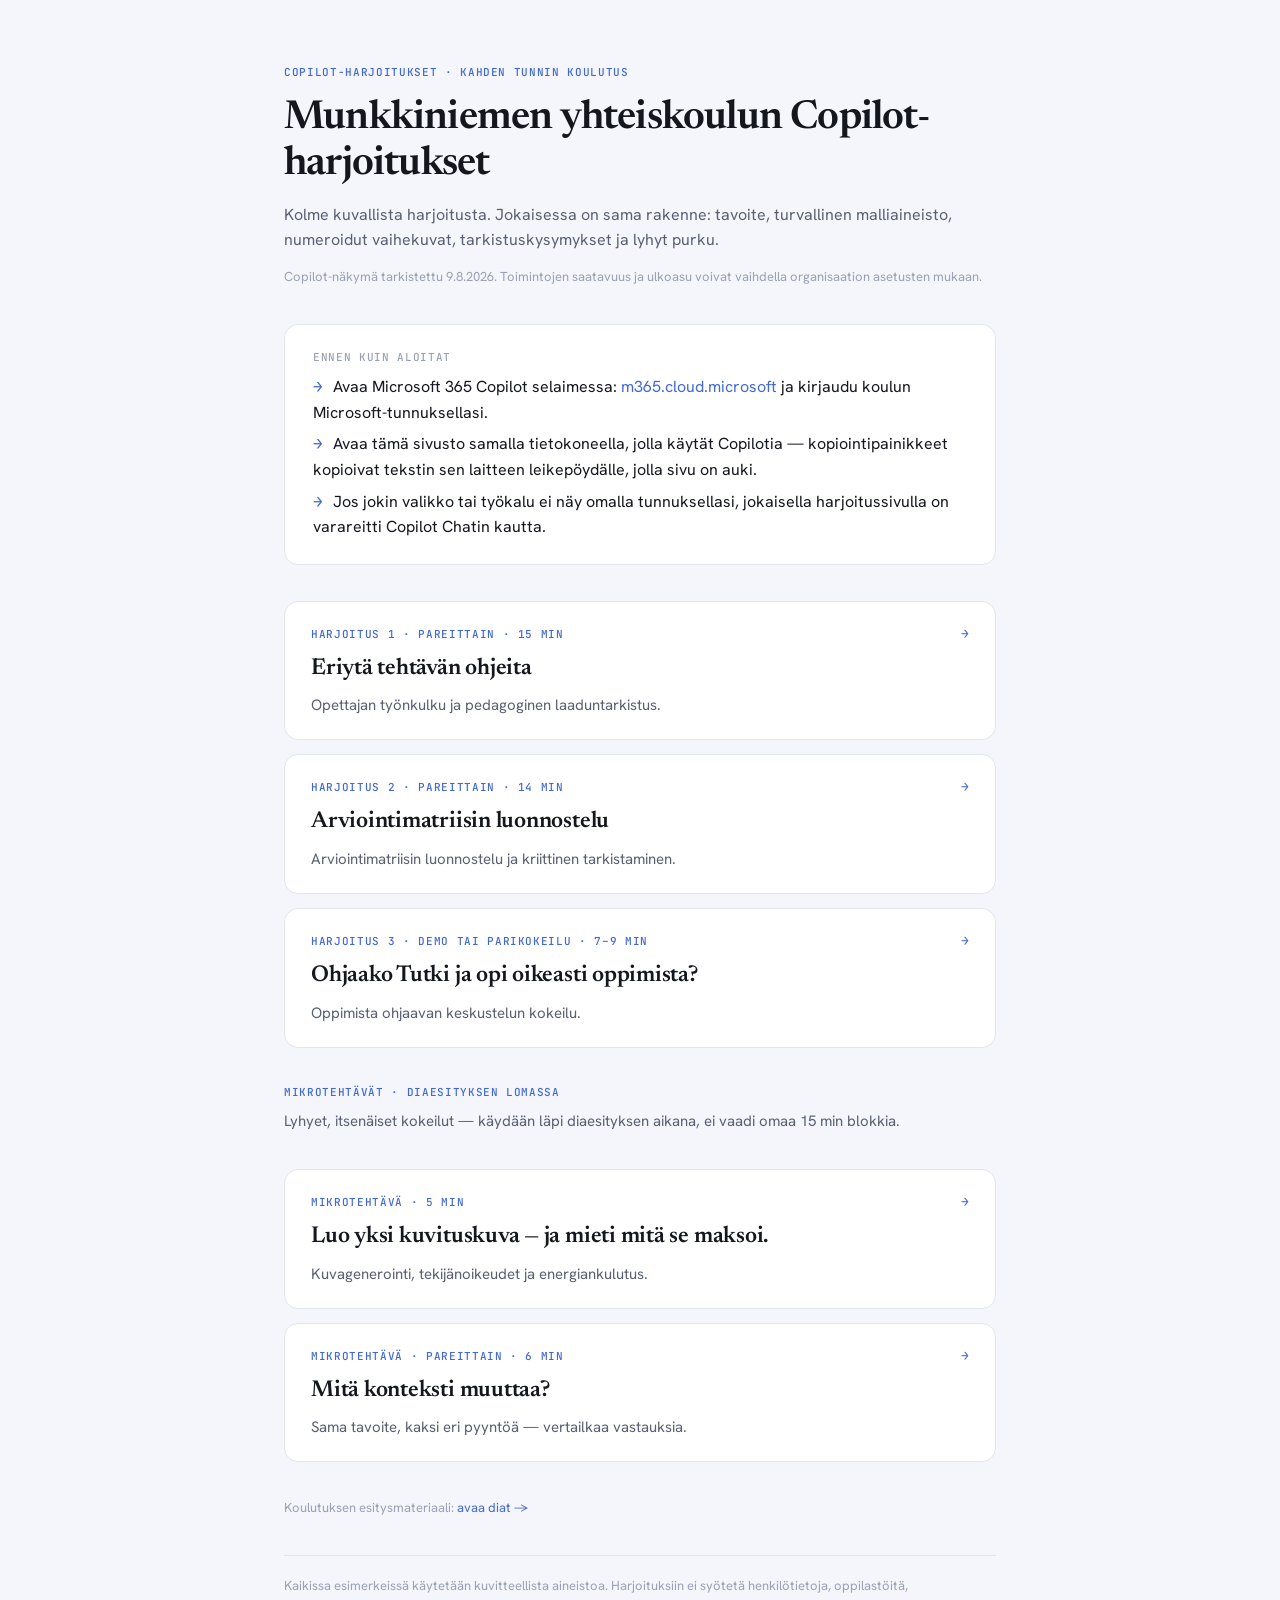
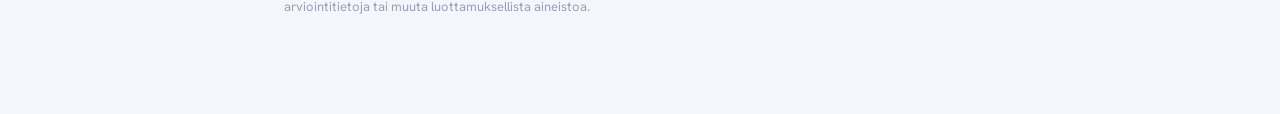
<file: index.html>
<!DOCTYPE html>
<html lang="fi">
<head>
<meta charset="utf-8">
<meta name="viewport" content="width=device-width, initial-scale=1">
<title>Munkkiniemen yhteiskoulun Copilot-harjoitukset</title>
<meta name="description" content="Kolme kuvallista Microsoft 365 Copilot -harjoitusta opettajille: ohjeiden eriyttäminen, arviointimatriisi ja Tutki ja opi.">
<link rel="icon" href="data:image/svg+xml,%3Csvg xmlns='http://www.w3.org/2000/svg' viewBox='0 0 32 32'%3E%3Crect width='32' height='32' rx='7' fill='%234269D3'/%3E%3Ctext x='16' y='22' text-anchor='middle' font-family='Georgia,serif' font-size='18' font-weight='600' fill='white'%3EM%3C/text%3E%3C/svg%3E">
<link rel="stylesheet" href="assets/style.css">
<script src="assets/site.js" defer></script>
</head>
<body>
<main class="etusivu">
  <header class="page">
    <div class="kicker">Copilot-harjoitukset · Kahden tunnin koulutus</div>
    <h1>Munkkiniemen yhteiskoulun Copilot-harjoitukset</h1>
    <p class="lead">Kolme kuvallista harjoitusta. Jokaisessa on sama rakenne: tavoite, turvallinen malliaineisto, numeroidut vaihekuvat, tarkistuskysymykset ja lyhyt purku.</p>
    <p class="note">Copilot-näkymä tarkistettu 9.8.2026. Toimintojen saatavuus ja ulkoasu voivat vaihdella organisaation asetusten mukaan.</p>
  </header>
  <section class="card">
    <div class="kicker dim">Ennen kuin aloitat</div>
    <ul class="arrows">
      <li>Avaa Microsoft 365 Copilot selaimessa: <a href="https://m365.cloud.microsoft" target="_blank" rel="noopener">m365.cloud.microsoft</a> ja kirjaudu koulun Microsoft-tunnuksellasi.</li>
      <li>Avaa tämä sivusto samalla tietokoneella, jolla käytät Copilotia — kopiointipainikkeet kopioivat tekstin sen laitteen leikepöydälle, jolla sivu on auki.</li>
      <li>Jos jokin valikko tai työkalu ei näy omalla tunnuksellasi, jokaisella harjoitussivulla on varareitti Copilot Chatin kautta.</li>
    </ul>
  </section>
  <nav class="exercises">
    <a class="exercise-card" href="eriyta-ohjeet.html">
      <div class="row">
        <div class="kicker">Harjoitus 1 · Pareittain · 15 min</div>
        <span class="arrow">→</span>
      </div>
      <div class="title">Eriytä tehtävän ohjeita</div>
      <p>Opettajan työnkulku ja pedagoginen laaduntarkistus.</p>
    </a>
    <a class="exercise-card" href="arviointimatriisi.html">
      <div class="row">
        <div class="kicker">Harjoitus 2 · Pareittain · 14 min</div>
        <span class="arrow">→</span>
      </div>
      <div class="title">Arviointimatriisin luonnostelu</div>
      <p>Arviointimatriisin luonnostelu ja kriittinen tarkistaminen.</p>
    </a>
    <a class="exercise-card" href="tutki-ja-opi.html">
      <div class="row">
        <div class="kicker">Harjoitus 3 · Demo tai parikokeilu · 7–9 min</div>
        <span class="arrow">→</span>
      </div>
      <div class="title">Ohjaako Tutki ja opi oikeasti oppimista?</div>
      <p>Oppimista ohjaavan keskustelun kokeilu.</p>
    </a>
  </nav>
  <header class="page" style="gap:8px;">
    <div class="kicker">Mikrotehtävät · Diaesityksen lomassa</div>
    <p class="lead" style="font-size:15px;">Lyhyet, itsenäiset kokeilut — käydään läpi diaesityksen aikana, ei vaadi omaa 15 min blokkia.</p>
  </header>
  <nav class="exercises">
    <a class="exercise-card" href="mikrotehtava-kuva.html">
      <div class="row">
        <div class="kicker">Mikrotehtävä · 5 min</div>
        <span class="arrow">→</span>
      </div>
      <div class="title">Luo yksi kuvituskuva — ja mieti mitä se maksoi.</div>
      <p>Kuvagenerointi, tekijänoikeudet ja energiankulutus.</p>
    </a>
    <a class="exercise-card" href="mikrotehtava-konteksti.html">
      <div class="row">
        <div class="kicker">Mikrotehtävä · Pareittain · 6 min</div>
        <span class="arrow">→</span>
      </div>
      <div class="title">Mitä konteksti muuttaa?</div>
      <p>Sama tavoite, kaksi eri pyyntöä — vertailkaa vastauksia.</p>
    </a>
  </nav>
  <p class="note">Koulutuksen esitysmateriaali: <a href="diat.html">avaa diat →</a></p>
  <footer class="page">
    Kaikissa esimerkeissä käytetään kuvitteellista aineistoa. Harjoituksiin ei syötetä henkilötietoja, oppilastöitä, arviointitietoja tai muuta luottamuksellista aineistoa.
  </footer>
</main>
</body>
</html>
</file>
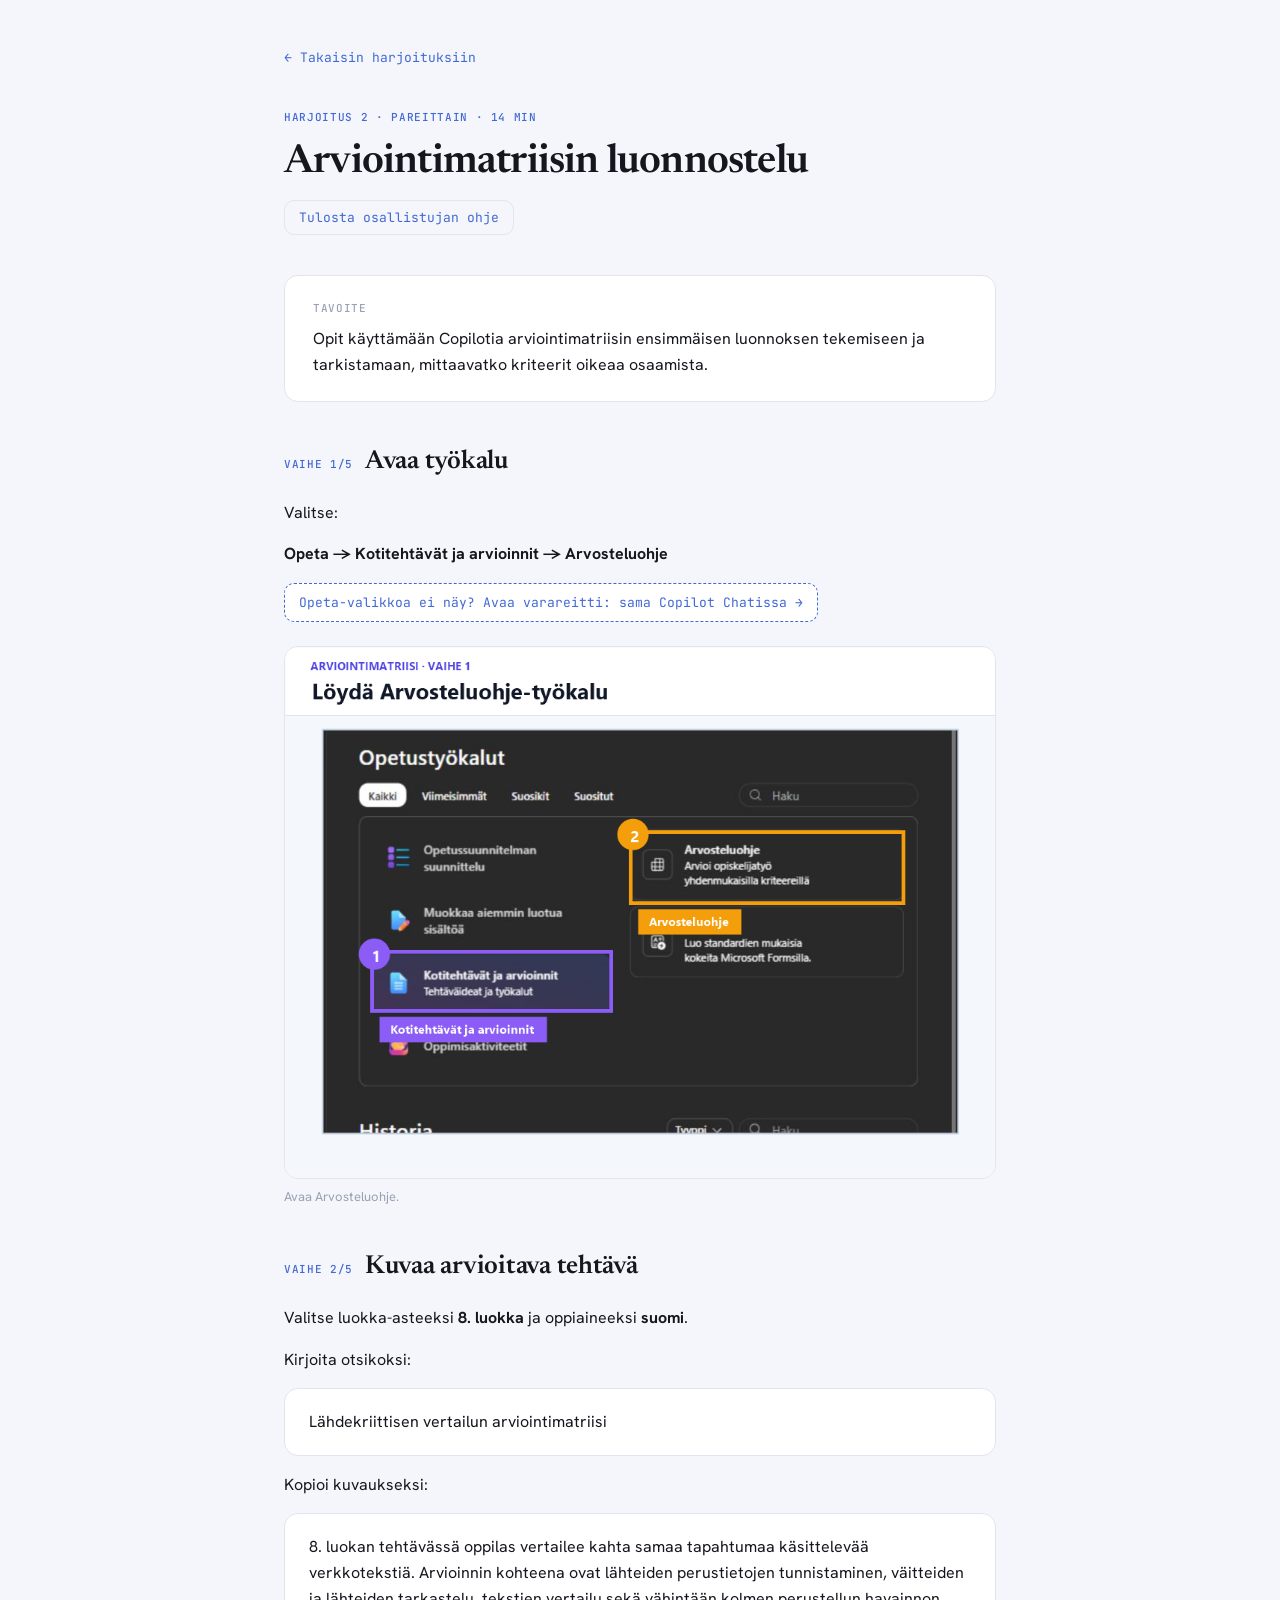
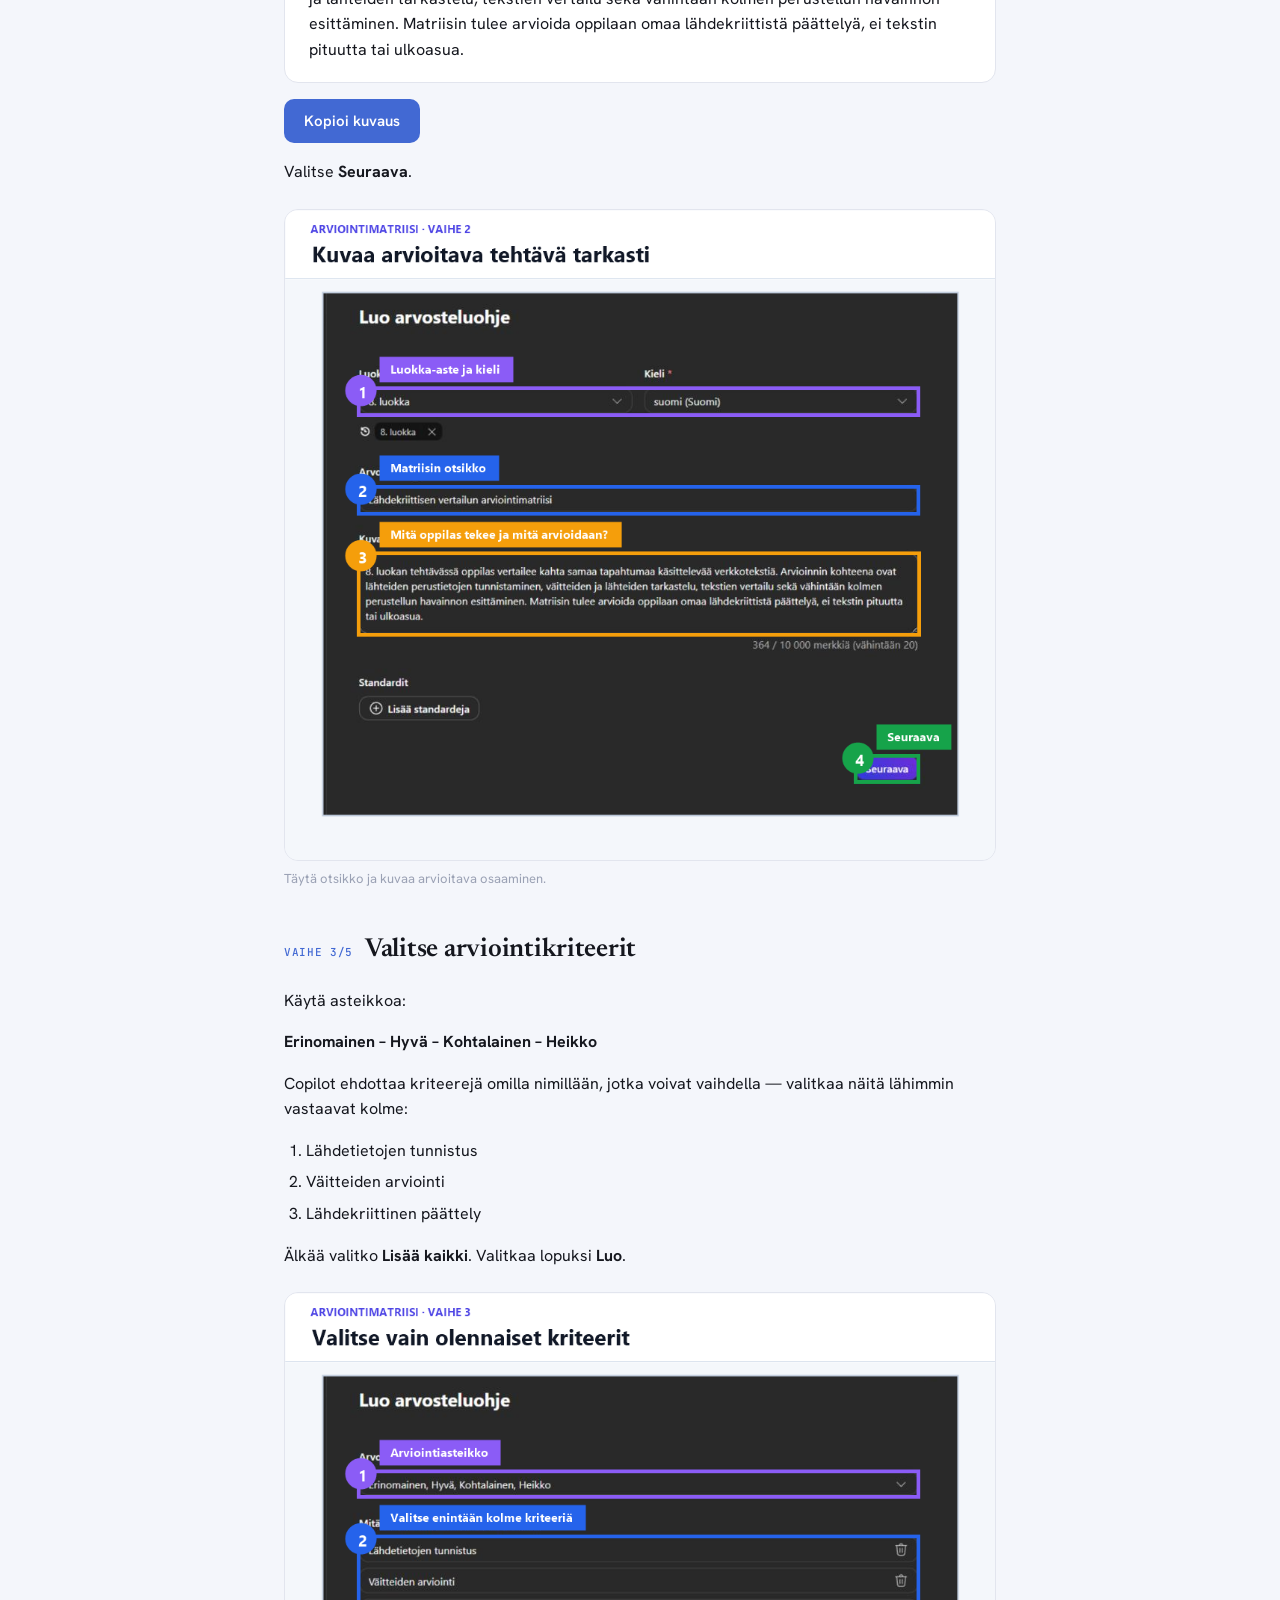
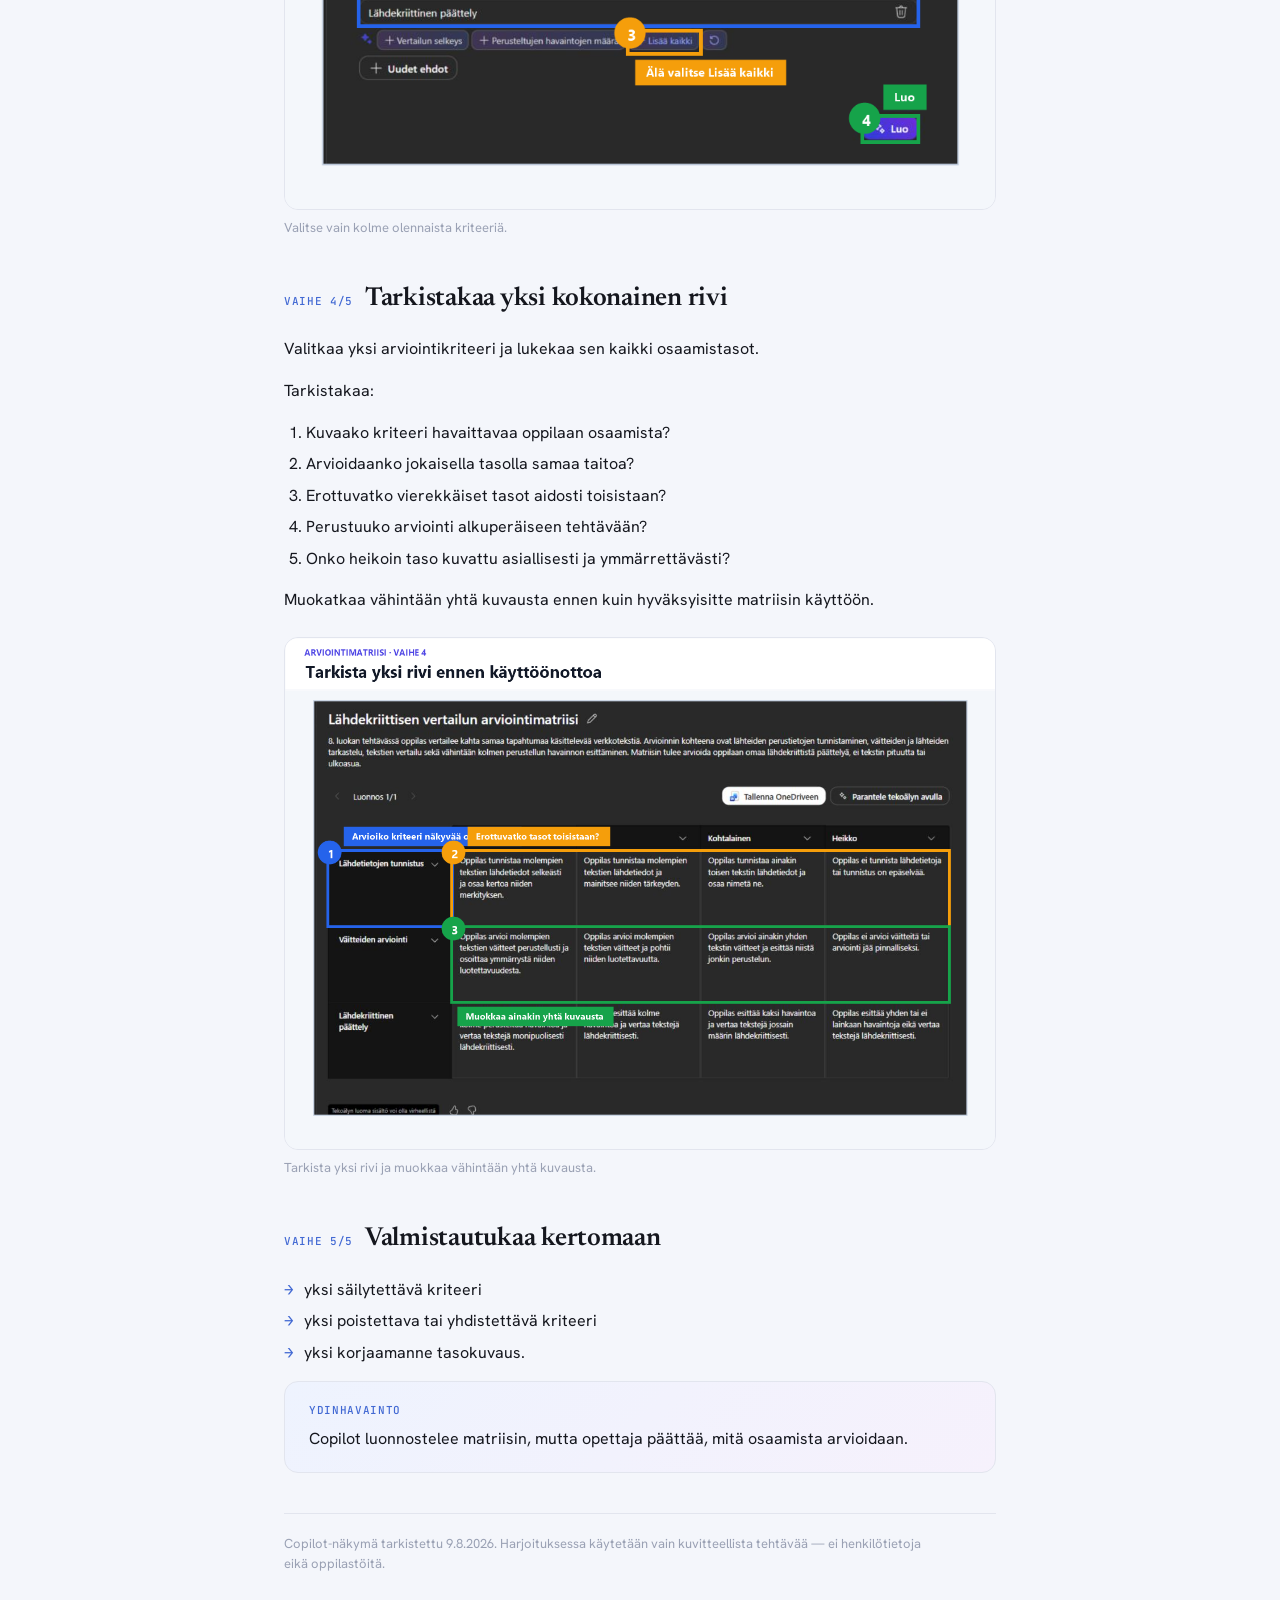
<file: arviointimatriisi.html>
<!DOCTYPE html>
<html lang="fi">
<head>
<meta charset="utf-8">
<meta name="viewport" content="width=device-width, initial-scale=1">
<title>Harjoitus 2: Arviointimatriisin luonnostelu — Copilot-harjoitukset</title>
<link rel="icon" href="data:image/svg+xml,%3Csvg xmlns='http://www.w3.org/2000/svg' viewBox='0 0 32 32'%3E%3Crect width='32' height='32' rx='7' fill='%234269D3'/%3E%3Ctext x='16' y='22' text-anchor='middle' font-family='Georgia,serif' font-size='18' font-weight='600' fill='white'%3EM%3C/text%3E%3C/svg%3E">
<link rel="stylesheet" href="assets/style.css">
<script src="assets/site.js" defer></script>
</head>
<body>
<main>
  <a class="back-link" href="index.html">← Takaisin harjoituksiin</a>
  <header class="page">
    <div class="kicker">Harjoitus 2 · Pareittain · 14 min</div>
    <h1>Arviointimatriisin luonnostelu</h1>
    <button class="print-btn" type="button">Tulosta osallistujan ohje</button>
  </header>

  <section class="card">
    <div class="kicker dim">Tavoite</div>
    <p>Opit käyttämään Copilotia arviointimatriisin ensimmäisen luonnoksen tekemiseen ja tarkistamaan, mittaavatko kriteerit oikeaa osaamista.</p>
  </section>

  <section class="step">
    <div class="step-head">
      <span class="step-num">VAIHE 1/5</span>
      <h2>Avaa työkalu</h2>
    </div>
    <p>Valitse:</p>
    <p><strong>Opeta → Kotitehtävät ja arvioinnit → Arvosteluohje</strong></p>
    <button class="fallback-trigger" type="button" data-dialog="#varareitti">Opeta-valikkoa ei näy? Avaa varareitti: sama Copilot Chatissa →</button>
    <figure>
      <img src="kuvat/01-loyda-arvosteluohje-korostettu.png" alt="Copilotin Opeta-näkymä, jossa on korostettu Kotitehtävät ja arvioinnit -välilehti ja Arvosteluohje-työkalu." width="950" height="710" loading="lazy">
      <figcaption>Avaa Arvosteluohje.</figcaption>
    </figure>
  </section>

  <section class="step">
    <div class="step-head">
      <span class="step-num">VAIHE 2/5</span>
      <h2>Kuvaa arvioitava tehtävä</h2>
    </div>
    <p>Valitse luokka-asteeksi <strong>8. luokka</strong> ja oppiaineeksi <strong>suomi</strong>.</p>
    <p>Kirjoita otsikoksi:</p>
    <blockquote>Lähdekriittisen vertailun arviointimatriisi</blockquote>
    <p>Kopioi kuvaukseksi:</p>
    <blockquote id="teksti-kuvaus">8. luokan tehtävässä oppilas vertailee kahta samaa tapahtumaa käsittelevää verkkotekstiä. Arvioinnin kohteena ovat lähteiden perustietojen tunnistaminen, väitteiden ja lähteiden tarkastelu, tekstien vertailu sekä vähintään kolmen perustellun havainnon esittäminen. Matriisin tulee arvioida oppilaan omaa lähdekriittistä päättelyä, ei tekstin pituutta tai ulkoasua.</blockquote>
    <div><button class="copy-btn" type="button" data-copy="#teksti-kuvaus">Kopioi kuvaus</button></div>
    <p>Valitse <strong>Seuraava</strong>.</p>
    <figure>
      <img src="kuvat/02-kuvaa-tehtava-korostettu.png" alt="Arvosteluohje-lomake, jossa on korostettu luokka-asteen ja aineen valinta sekä otsikko- ja kuvauskentät." width="950" height="871" loading="lazy">
      <figcaption>Täytä otsikko ja kuvaa arvioitava osaaminen.</figcaption>
    </figure>
  </section>

  <section class="step">
    <div class="step-head">
      <span class="step-num">VAIHE 3/5</span>
      <h2>Valitse arviointikriteerit</h2>
    </div>
    <p>Käytä asteikkoa:</p>
    <p><strong>Erinomainen – Hyvä – Kohtalainen – Heikko</strong></p>
    <p>Copilot ehdottaa kriteerejä omilla nimillään, jotka voivat vaihdella — valitkaa näitä lähimmin vastaavat kolme:</p>
    <ol>
      <li>Lähdetietojen tunnistus</li>
      <li>Väitteiden arviointi</li>
      <li>Lähdekriittinen päättely</li>
    </ol>
    <p>Älkää valitko <strong>Lisää kaikki</strong>. Valitkaa lopuksi <strong>Luo</strong>.</p>
    <figure>
      <img src="kuvat/03-valitse-kriteerit-korostettu.png" alt="Kriteerien valintanäkymä, jossa on korostettu asteikko ja kolmen kriteerin valinta." width="950" height="690" loading="lazy">
      <figcaption>Valitse vain kolme olennaista kriteeriä.</figcaption>
    </figure>
  </section>

  <section class="step">
    <div class="step-head">
      <span class="step-num">VAIHE 4/5</span>
      <h2>Tarkistakaa yksi kokonainen rivi</h2>
    </div>
    <p>Valitkaa yksi arviointikriteeri ja lukekaa sen kaikki osaamistasot.</p>
    <p>Tarkistakaa:</p>
    <ol>
      <li>Kuvaako kriteeri havaittavaa oppilaan osaamista?</li>
      <li>Arvioidaanko jokaisella tasolla samaa taitoa?</li>
      <li>Erottuvatko vierekkäiset tasot aidosti toisistaan?</li>
      <li>Perustuuko arviointi alkuperäiseen tehtävään?</li>
      <li>Onko heikoin taso kuvattu asiallisesti ja ymmärrettävästi?</li>
    </ol>
    <p>Muokatkaa vähintään yhtä kuvausta ennen kuin hyväksyisitte matriisin käyttöön.</p>
    <figure>
      <img src="kuvat/04-tarkista-matriisi-korostettu.png" alt="Valmis arviointimatriisi, jossa on korostettu yhden kriteerin rivi ja muokkausmahdollisuus." width="1250" height="900" loading="lazy">
      <figcaption>Tarkista yksi rivi ja muokkaa vähintään yhtä kuvausta.</figcaption>
    </figure>
  </section>

  <section class="step">
    <div class="step-head">
      <span class="step-num">VAIHE 5/5</span>
      <h2>Valmistautukaa kertomaan</h2>
    </div>
    <ul class="arrows">
      <li>yksi säilytettävä kriteeri</li>
      <li>yksi poistettava tai yhdistettävä kriteeri</li>
      <li>yksi korjaamanne tasokuvaus.</li>
    </ul>
    <div class="insight">
      <div class="kicker">Ydinhavainto</div>
      <p>Copilot luonnostelee matriisin, mutta opettaja päättää, mitä osaamista arvioidaan.</p>
    </div>
  </section>

  <footer class="page">
    Copilot-näkymä tarkistettu 9.8.2026. Harjoituksessa käytetään vain kuvitteellista tehtävää — ei henkilötietoja eikä oppilastöitä.
  </footer>

  <dialog class="fallback-dialog" id="varareitti">
    <div class="dialog-inner">
      <div class="dialog-head">
        <div class="kicker">Varareitti · Copilot Chat</div>
        <button class="dialog-close" type="button">Sulje ✕</button>
      </div>
      <h2>Arviointimatriisi tavallisessa Copilot Chatissa</h2>
      <p>Jos Opeta-valikkoa tai Arvosteluohje-työkalua ei näy tunnuksellasi, tee sama harjoitus Copilot Chatissa. Kopioi kehote, lähetä se chattiin ja jatka sitten vaiheesta 4 (tarkistakaa yksi kokonainen rivi) normaalisti.</p>
      <blockquote id="fb-matriisi">Olen yläkoulun opettaja. Laadi arviointimatriisi taulukkona asteikolla Erinomainen – Hyvä – Kohtalainen – Heikko. Käytä täsmälleen kolmea kriteeriä: lähdetietojen tunnistus, väitteiden arviointi ja lähdekriittinen päättely. Arvioitava tehtävä: 8. luokan tehtävässä oppilas vertailee kahta samaa tapahtumaa käsittelevää verkkotekstiä. Arvioinnin kohteena ovat lähteiden perustietojen tunnistaminen, väitteiden ja lähteiden tarkastelu, tekstien vertailu sekä vähintään kolmen perustellun havainnon esittäminen. Matriisin tulee arvioida oppilaan omaa lähdekriittistä päättelyä, ei tekstin pituutta tai ulkoasua.</blockquote>
      <div><button class="copy-btn" type="button" data-copy="#fb-matriisi">Kopioi kehote</button></div>
      <p class="note">Muokkauspyynnöt (vaihe 4) toimivat chatissa jatkoviesteinä, esim. "Muokkaa kriteerin X tasokuvauksia niin, että vierekkäiset tasot erottuvat selvemmin."</p>
    </div>
  </dialog>
</main>
</body>
</html>
</file>
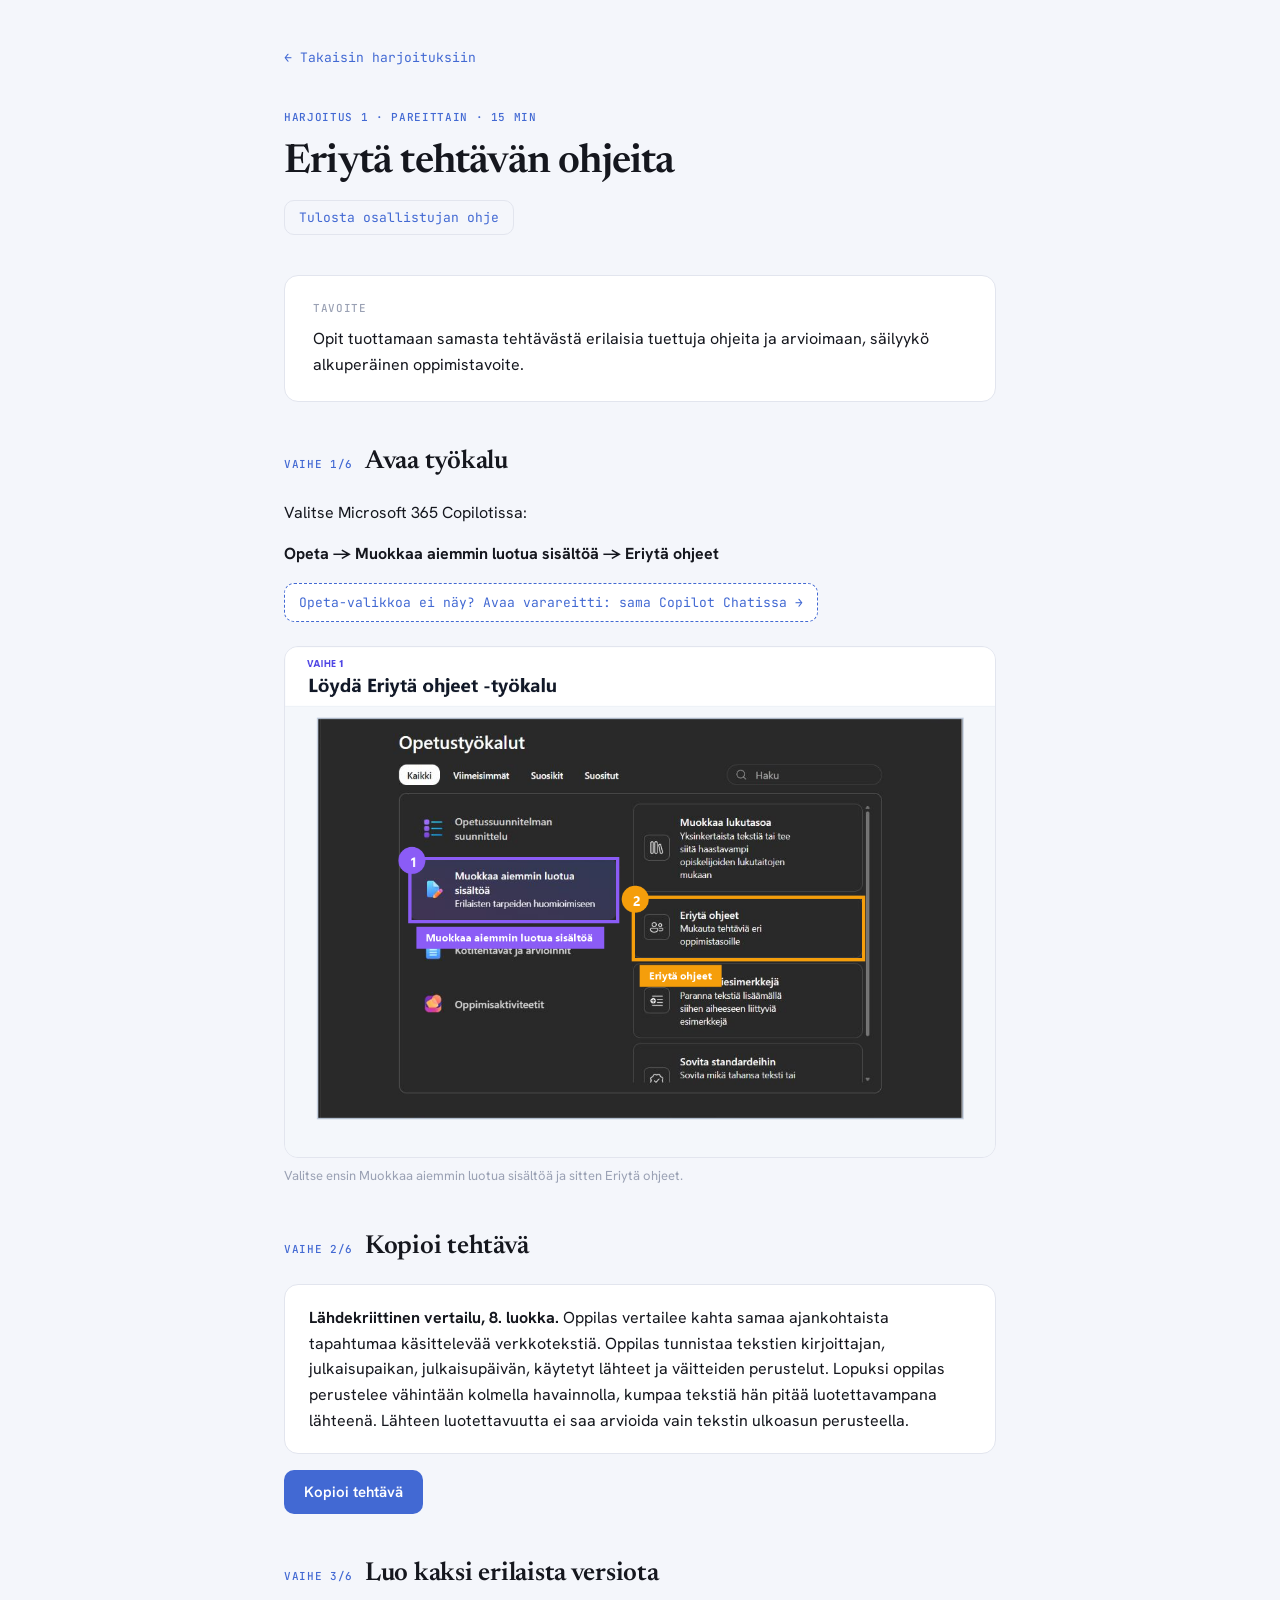
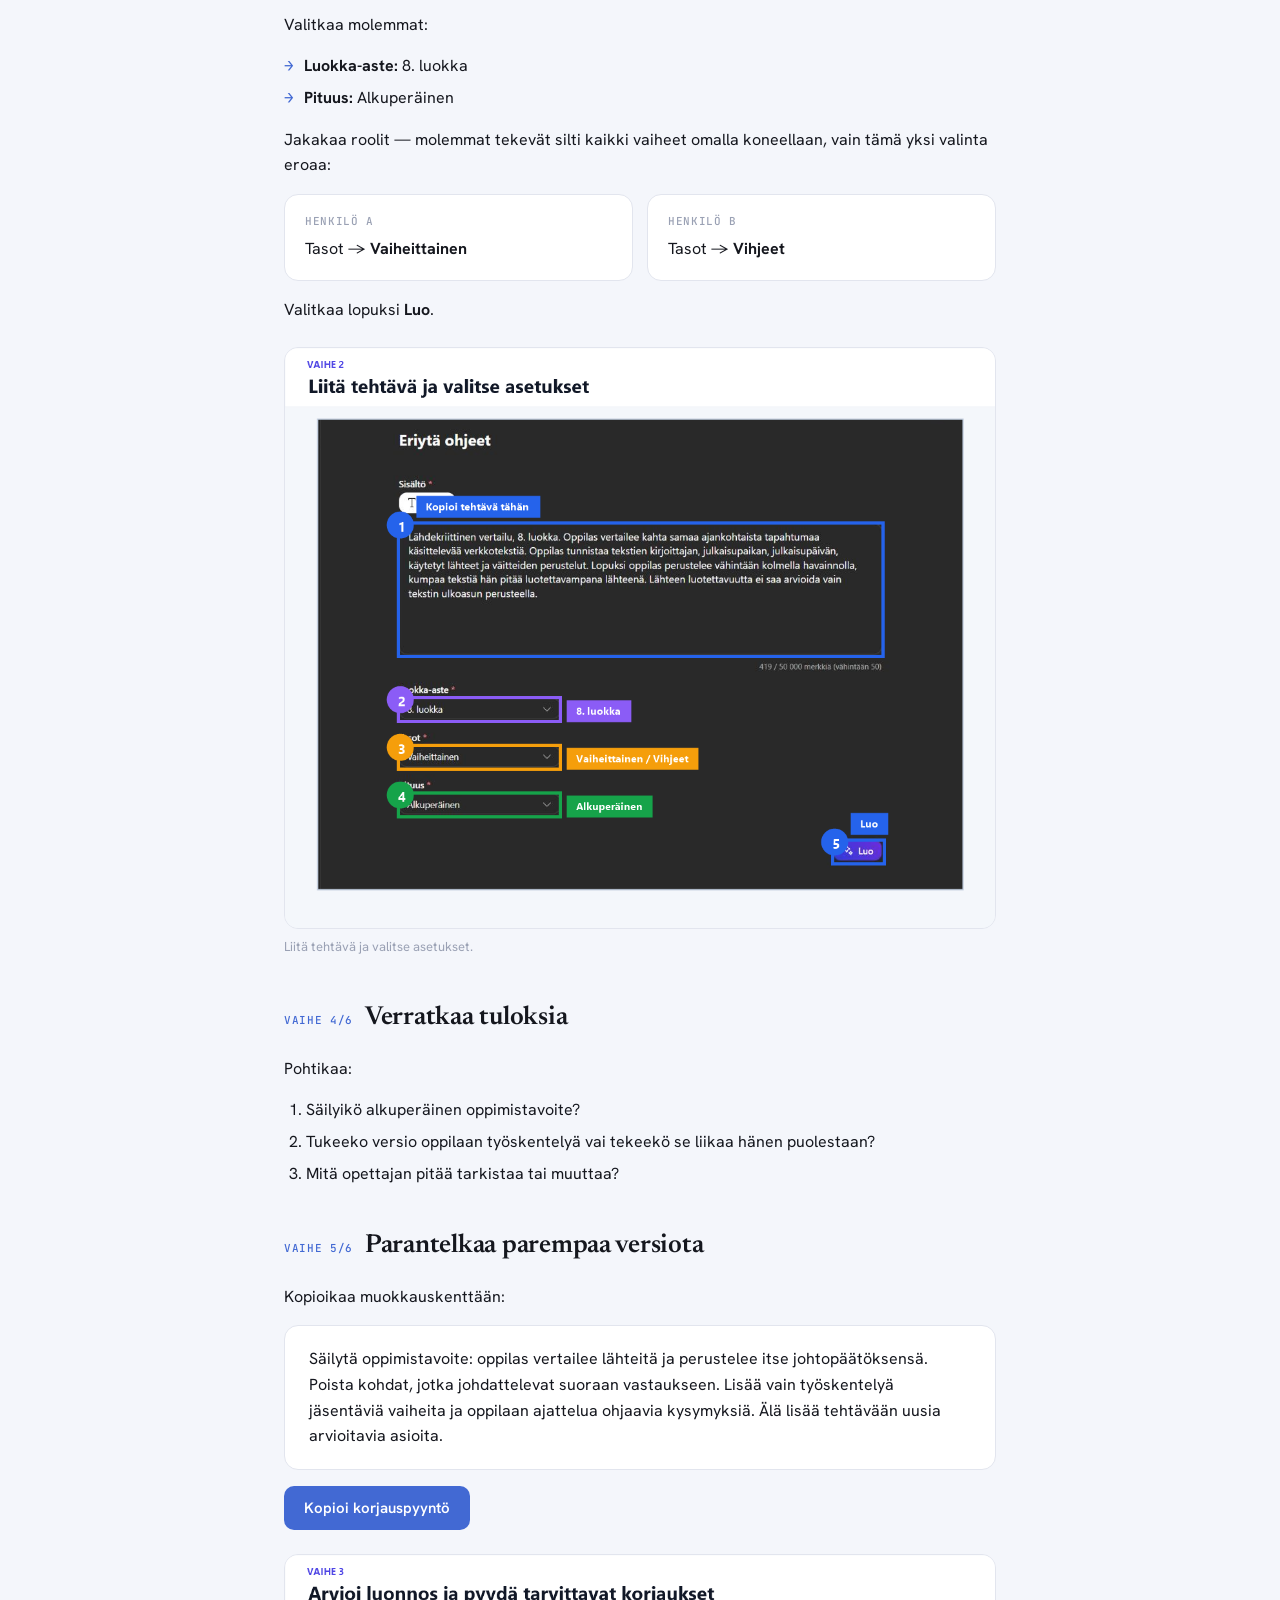
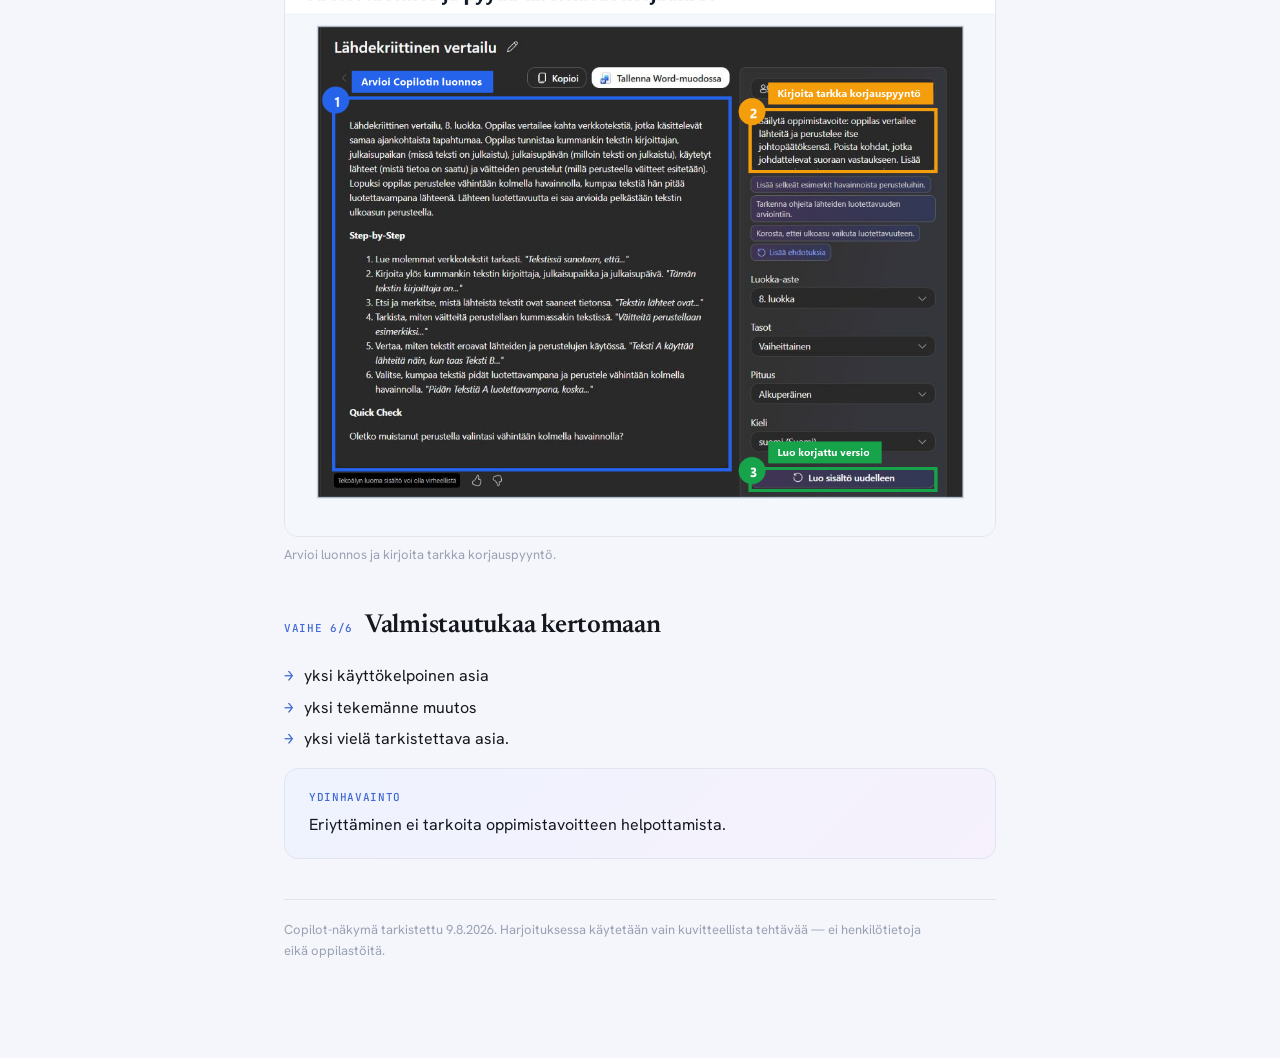
<file: eriyta-ohjeet.html>
<!DOCTYPE html>
<html lang="fi">
<head>
<meta charset="utf-8">
<meta name="viewport" content="width=device-width, initial-scale=1">
<title>Harjoitus 1: Eriytä tehtävän ohjeita — Copilot-harjoitukset</title>
<link rel="icon" href="data:image/svg+xml,%3Csvg xmlns='http://www.w3.org/2000/svg' viewBox='0 0 32 32'%3E%3Crect width='32' height='32' rx='7' fill='%234269D3'/%3E%3Ctext x='16' y='22' text-anchor='middle' font-family='Georgia,serif' font-size='18' font-weight='600' fill='white'%3EM%3C/text%3E%3C/svg%3E">
<link rel="stylesheet" href="assets/style.css">
<script src="assets/site.js" defer></script>
</head>
<body>
<main>
  <a class="back-link" href="index.html">← Takaisin harjoituksiin</a>
  <header class="page">
    <div class="kicker">Harjoitus 1 · Pareittain · 15 min</div>
    <h1>Eriytä tehtävän ohjeita</h1>
    <button class="print-btn" type="button">Tulosta osallistujan ohje</button>
  </header>

  <section class="card">
    <div class="kicker dim">Tavoite</div>
    <p>Opit tuottamaan samasta tehtävästä erilaisia tuettuja ohjeita ja arvioimaan, säilyykö alkuperäinen oppimistavoite.</p>
  </section>

  <section class="step">
    <div class="step-head">
      <span class="step-num">VAIHE 1/6</span>
      <h2>Avaa työkalu</h2>
    </div>
    <p>Valitse Microsoft 365 Copilotissa:</p>
    <p><strong>Opeta → Muokkaa aiemmin luotua sisältöä → Eriytä ohjeet</strong></p>
    <button class="fallback-trigger" type="button" data-dialog="#varareitti">Opeta-valikkoa ei näy? Avaa varareitti: sama Copilot Chatissa →</button>
    <figure>
      <img src="kuvat/01-loyda-eriyta-ohjeet-korostettu.png" alt="Copilotin Opeta-näkymä, jossa on korostettu Muokkaa aiemmin luotua sisältöä -välilehti ja Eriytä ohjeet -työkalu." width="1100" height="790" loading="lazy">
      <figcaption>Valitse ensin Muokkaa aiemmin luotua sisältöä ja sitten Eriytä ohjeet.</figcaption>
    </figure>
  </section>

  <section class="step">
    <div class="step-head">
      <span class="step-num">VAIHE 2/6</span>
      <h2>Kopioi tehtävä</h2>
    </div>
    <blockquote id="teksti-tehtava"><strong>Lähdekriittinen vertailu, 8. luokka.</strong> Oppilas vertailee kahta samaa ajankohtaista tapahtumaa käsittelevää verkkotekstiä. Oppilas tunnistaa tekstien kirjoittajan, julkaisupaikan, julkaisupäivän, käytetyt lähteet ja väitteiden perustelut. Lopuksi oppilas perustelee vähintään kolmella havainnolla, kumpaa tekstiä hän pitää luotettavampana lähteenä. Lähteen luotettavuutta ei saa arvioida vain tekstin ulkoasun perusteella.</blockquote>
    <div><button class="copy-btn" type="button" data-copy="#teksti-tehtava">Kopioi tehtävä</button></div>
  </section>

  <section class="step">
    <div class="step-head">
      <span class="step-num">VAIHE 3/6</span>
      <h2>Luo kaksi erilaista versiota</h2>
    </div>
    <p>Valitkaa molemmat:</p>
    <ul class="arrows">
      <li><strong>Luokka-aste:</strong> 8. luokka</li>
      <li><strong>Pituus:</strong> Alkuperäinen</li>
    </ul>
    <p>Jakakaa roolit — molemmat tekevät silti kaikki vaiheet omalla koneellaan, vain tämä yksi valinta eroaa:</p>
    <div class="role-grid">
      <div class="card">
        <div class="kicker dim">Henkilö A</div>
        <p>Tasot → <strong>Vaiheittainen</strong></p>
      </div>
      <div class="card">
        <div class="kicker dim">Henkilö B</div>
        <p>Tasot → <strong>Vihjeet</strong></p>
      </div>
    </div>
    <p>Valitkaa lopuksi <strong>Luo</strong>.</p>
    <figure>
      <img src="kuvat/02-tayta-asetukset-korostettu.png" alt="Eriytä ohjeet -lomake, jossa on korostettu sisältökenttä, luokka-asteen, tason ja pituuden valinnat sekä Luo-painike." width="1100" height="900" loading="lazy">
      <figcaption>Liitä tehtävä ja valitse asetukset.</figcaption>
    </figure>
  </section>

  <section class="step">
    <div class="step-head">
      <span class="step-num">VAIHE 4/6</span>
      <h2>Verratkaa tuloksia</h2>
    </div>
    <p>Pohtikaa:</p>
    <ol>
      <li>Säilyikö alkuperäinen oppimistavoite?</li>
      <li>Tukeeko versio oppilaan työskentelyä vai tekeekö se liikaa hänen puolestaan?</li>
      <li>Mitä opettajan pitää tarkistaa tai muuttaa?</li>
    </ol>
  </section>

  <section class="step">
    <div class="step-head">
      <span class="step-num">VAIHE 5/6</span>
      <h2>Parantelkaa parempaa versiota</h2>
    </div>
    <p>Kopioikaa muokkauskenttään:</p>
    <blockquote id="teksti-korjaus">Säilytä oppimistavoite: oppilas vertailee lähteitä ja perustelee itse johtopäätöksensä. Poista kohdat, jotka johdattelevat suoraan vastaukseen. Lisää vain työskentelyä jäsentäviä vaiheita ja oppilaan ajattelua ohjaavia kysymyksiä. Älä lisää tehtävään uusia arvioitavia asioita.</blockquote>
    <div><button class="copy-btn" type="button" data-copy="#teksti-korjaus">Kopioi korjauspyyntö</button></div>
    <figure>
      <img src="kuvat/03-arvioi-ja-muokkaa-korostettu.png" alt="Copilotin tuottama luonnos ja muokkauskenttä, jossa on korostettu korjauspyynnön kirjoittaminen." width="1100" height="900" loading="lazy">
      <figcaption>Arvioi luonnos ja kirjoita tarkka korjauspyyntö.</figcaption>
    </figure>
  </section>

  <section class="step">
    <div class="step-head">
      <span class="step-num">VAIHE 6/6</span>
      <h2>Valmistautukaa kertomaan</h2>
    </div>
    <ul class="arrows">
      <li>yksi käyttökelpoinen asia</li>
      <li>yksi tekemänne muutos</li>
      <li>yksi vielä tarkistettava asia.</li>
    </ul>
    <div class="insight">
      <div class="kicker">Ydinhavainto</div>
      <p>Eriyttäminen ei tarkoita oppimistavoitteen helpottamista.</p>
    </div>
  </section>

  <footer class="page">
    Copilot-näkymä tarkistettu 9.8.2026. Harjoituksessa käytetään vain kuvitteellista tehtävää — ei henkilötietoja eikä oppilastöitä.
  </footer>

  <dialog class="fallback-dialog" id="varareitti">
    <div class="dialog-inner">
      <div class="dialog-head">
        <div class="kicker">Varareitti · Copilot Chat</div>
        <button class="dialog-close" type="button">Sulje ✕</button>
      </div>
      <h2>Eriytä ohjeet tavallisessa Copilot Chatissa</h2>
      <p>Jos Opeta-valikkoa tai Eriytä ohjeet -työkalua ei näy tunnuksellasi, tee sama harjoitus Copilot Chatissa. Kopioi roolisi mukainen kehote, lähetä se chattiin ja jatka sitten vaiheesta 4 normaalisti.</p>
      <div class="kicker dim">Henkilö A · Vaiheittainen</div>
      <blockquote id="fb-a">Olen yläkoulun opettaja. Eriytä alla oleva tehtävänanto 8.-luokkalaiselle, joka hyötyy vaiheittaisista ohjeista. Säilytä oppimistavoite: oppilas vertailee lähteitä ja perustelee itse johtopäätöksensä. Älä anna valmiita vastauksia äläkä lisää tehtävään uusia arvioitavia asioita. Jaa työskentely selkeiksi vaiheiksi ja lisää oppilaan ajattelua ohjaavia kysymyksiä. Tehtävänanto: Lähdekriittinen vertailu, 8. luokka. Oppilas vertailee kahta samaa ajankohtaista tapahtumaa käsittelevää verkkotekstiä. Oppilas tunnistaa tekstien kirjoittajan, julkaisupaikan, julkaisupäivän, käytetyt lähteet ja väitteiden perustelut. Lopuksi oppilas perustelee vähintään kolmella havainnolla, kumpaa tekstiä hän pitää luotettavampana lähteenä. Lähteen luotettavuutta ei saa arvioida vain tekstin ulkoasun perusteella.</blockquote>
      <div><button class="copy-btn" type="button" data-copy="#fb-a">Kopioi A:n kehote</button></div>
      <div class="kicker dim">Henkilö B · Vihjeet</div>
      <blockquote id="fb-b">Olen yläkoulun opettaja. Eriytä alla oleva tehtävänanto 8.-luokkalaiselle antamalla oivalluttavia vihjeitä valmiiden työvaiheiden sijaan. Säilytä oppimistavoite: oppilas vertailee lähteitä ja perustelee itse johtopäätöksensä. Älä anna valmiita vastauksia äläkä lisää tehtävään uusia arvioitavia asioita. Tehtävänanto: Lähdekriittinen vertailu, 8. luokka. Oppilas vertailee kahta samaa ajankohtaista tapahtumaa käsittelevää verkkotekstiä. Oppilas tunnistaa tekstien kirjoittajan, julkaisupaikan, julkaisupäivän, käytetyt lähteet ja väitteiden perustelut. Lopuksi oppilas perustelee vähintään kolmella havainnolla, kumpaa tekstiä hän pitää luotettavampana lähteenä. Lähteen luotettavuutta ei saa arvioida vain tekstin ulkoasun perusteella.</blockquote>
      <div><button class="copy-btn" type="button" data-copy="#fb-b">Kopioi B:n kehote</button></div>
      <p class="note">Vaiheen 5 korjauspyyntö toimii chatissa sellaisenaan jatkoviestinä.</p>
    </div>
  </dialog>
</main>
</body>
</html>
</file>
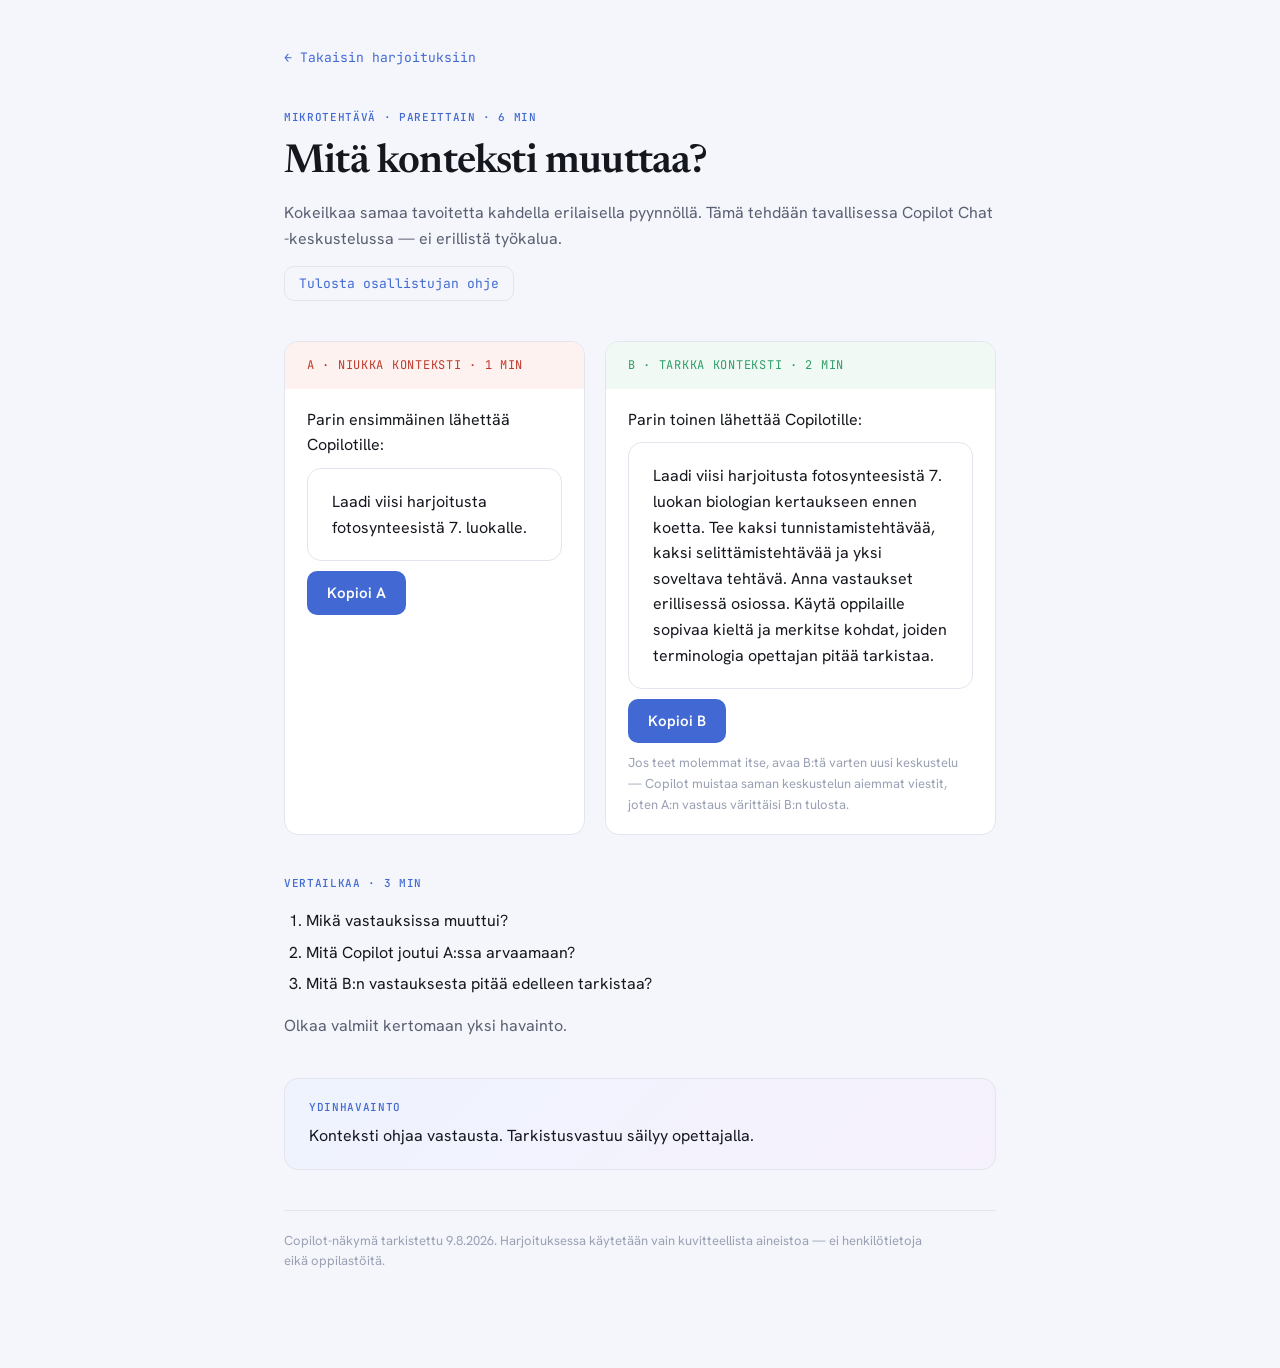
<file: mikrotehtava-konteksti.html>
<!DOCTYPE html>
<html lang="fi">
<head>
<meta charset="utf-8">
<meta name="viewport" content="width=device-width, initial-scale=1">
<title>Mikrotehtävä: Mitä konteksti muuttaa? — Copilot-harjoitukset</title>
<link rel="icon" href="data:image/svg+xml,%3Csvg xmlns='http://www.w3.org/2000/svg' viewBox='0 0 32 32'%3E%3Crect width='32' height='32' rx='7' fill='%234269D3'/%3E%3Ctext x='16' y='22' text-anchor='middle' font-family='Georgia,serif' font-size='18' font-weight='600' fill='white'%3EM%3C/text%3E%3C/svg%3E">
<link rel="stylesheet" href="assets/style.css">
<script src="assets/site.js" defer></script>
<style>
  .ctx-grid { display: grid; grid-template-columns: 1fr 1.3fr; gap: 20px; }
  @media (max-width: 640px) { .ctx-grid { grid-template-columns: 1fr; } }
  .ctx-card { background: #fff; border: 1px solid var(--border); border-radius: 14px; overflow: hidden; display: flex; flex-direction: column; }
  .ctx-card .ctx-head { padding: 14px 22px; font-family: var(--mono); font-size: 12px; letter-spacing: 0.06em; text-transform: uppercase; }
  .ctx-card.a .ctx-head { background: #FDF2F0; color: #C0392B; }
  .ctx-card.b .ctx-head { background: #F0F9F4; color: #2F9E69; }
  .ctx-card .ctx-body { padding: 18px 22px; display: flex; flex-direction: column; gap: 10px; }
</style>
</head>
<body>
<main>
  <a class="back-link" href="index.html">← Takaisin harjoituksiin</a>
  <header class="page">
    <div class="kicker">Mikrotehtävä · Pareittain · 6 min</div>
    <h1>Mitä konteksti muuttaa?</h1>
    <p class="lead">Kokeilkaa samaa tavoitetta kahdella erilaisella pyynnöllä. Tämä tehdään tavallisessa Copilot Chat -keskustelussa — ei erillistä työkalua.</p>
    <button class="print-btn" type="button">Tulosta osallistujan ohje</button>
  </header>

  <section class="step">
    <div class="ctx-grid">
      <div class="ctx-card a">
        <div class="ctx-head">A · Niukka konteksti · 1 min</div>
        <div class="ctx-body">
          <p>Parin ensimmäinen lähettää Copilotille:</p>
          <blockquote id="teksti-a">Laadi viisi harjoitusta fotosynteesistä 7. luokalle.</blockquote>
          <div><button class="copy-btn" type="button" data-copy="#teksti-a">Kopioi A</button></div>
        </div>
      </div>
      <div class="ctx-card b">
        <div class="ctx-head">B · Tarkka konteksti · 2 min</div>
        <div class="ctx-body">
          <p>Parin toinen lähettää Copilotille:</p>
          <blockquote id="teksti-b">Laadi viisi harjoitusta fotosynteesistä 7. luokan biologian kertaukseen ennen koetta. Tee kaksi tunnistamistehtävää, kaksi selittämistehtävää ja yksi soveltava tehtävä. Anna vastaukset erillisessä osiossa. Käytä oppilaille sopivaa kieltä ja merkitse kohdat, joiden terminologia opettajan pitää tarkistaa.</blockquote>
          <div><button class="copy-btn" type="button" data-copy="#teksti-b">Kopioi B</button></div>
          <p class="note">Jos teet molemmat itse, avaa B:tä varten uusi keskustelu — Copilot muistaa saman keskustelun aiemmat viestit, joten A:n vastaus värittäisi B:n tulosta.</p>
        </div>
      </div>
    </div>
  </section>

  <section class="step">
    <div class="step-head">
      <span class="step-num">VERTAILKAA · 3 MIN</span>
    </div>
    <ol>
      <li>Mikä vastauksissa muuttui?</li>
      <li>Mitä Copilot joutui A:ssa arvaamaan?</li>
      <li>Mitä B:n vastauksesta pitää edelleen tarkistaa?</li>
    </ol>
    <p class="hint">Olkaa valmiit kertomaan yksi havainto.</p>
  </section>

  <section class="insight">
    <div class="kicker">Ydinhavainto</div>
    <p>Konteksti ohjaa vastausta. Tarkistusvastuu säilyy opettajalla.</p>
  </section>

  <footer class="page">
    Copilot-näkymä tarkistettu 9.8.2026. Harjoituksessa käytetään vain kuvitteellista aineistoa — ei henkilötietoja eikä oppilastöitä.
  </footer>
</main>
</body>
</html>
</file>
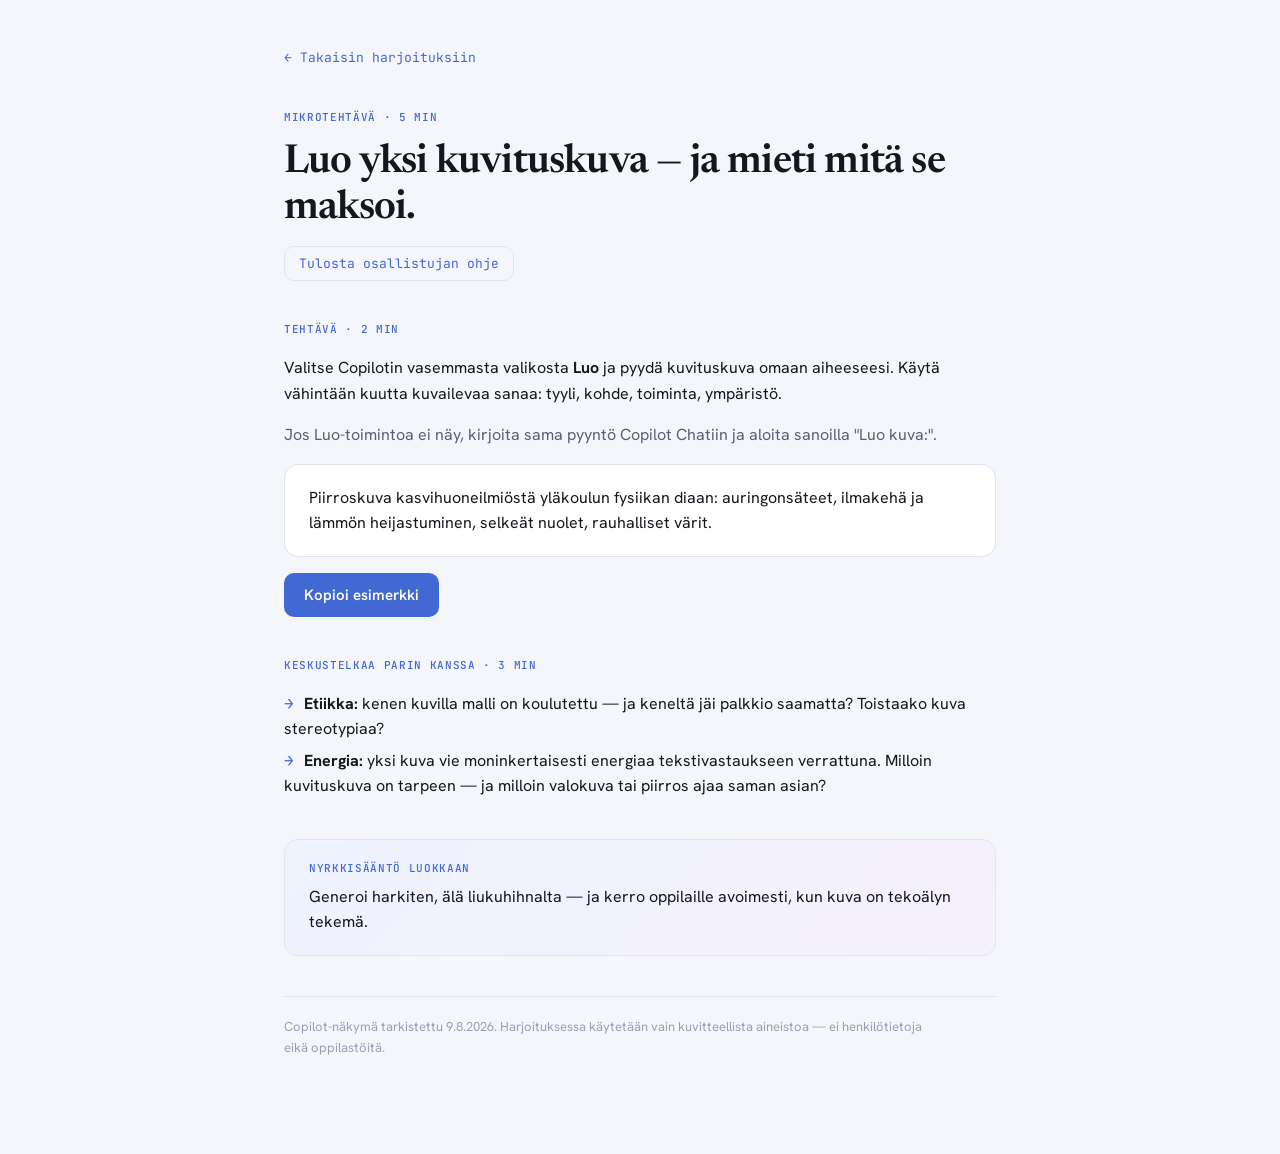
<file: mikrotehtava-kuva.html>
<!DOCTYPE html>
<html lang="fi">
<head>
<meta charset="utf-8">
<meta name="viewport" content="width=device-width, initial-scale=1">
<title>Mikrotehtävä: Luo yksi kuvituskuva — Copilot-harjoitukset</title>
<link rel="icon" href="data:image/svg+xml,%3Csvg xmlns='http://www.w3.org/2000/svg' viewBox='0 0 32 32'%3E%3Crect width='32' height='32' rx='7' fill='%234269D3'/%3E%3Ctext x='16' y='22' text-anchor='middle' font-family='Georgia,serif' font-size='18' font-weight='600' fill='white'%3EM%3C/text%3E%3C/svg%3E">
<link rel="stylesheet" href="assets/style.css">
<script src="assets/site.js" defer></script>
</head>
<body>
<main>
  <a class="back-link" href="index.html">← Takaisin harjoituksiin</a>
  <header class="page">
    <div class="kicker">Mikrotehtävä · 5 min</div>
    <h1>Luo yksi kuvituskuva — ja mieti mitä se maksoi.</h1>
    <button class="print-btn" type="button">Tulosta osallistujan ohje</button>
  </header>

  <section class="step">
    <div class="step-head">
      <span class="step-num">TEHTÄVÄ · 2 MIN</span>
    </div>
    <p>Valitse Copilotin vasemmasta valikosta <strong>Luo</strong> ja pyydä kuvituskuva omaan aiheeseesi. Käytä vähintään kuutta kuvailevaa sanaa: tyyli, kohde, toiminta, ympäristö.</p>
    <p class="hint">Jos Luo-toimintoa ei näy, kirjoita sama pyyntö Copilot Chatiin ja aloita sanoilla "Luo kuva:".</p>
    <blockquote id="teksti-kuvapyynto">Piirroskuva kasvihuoneilmiöstä yläkoulun fysiikan diaan: auringonsäteet, ilmakehä ja lämmön heijastuminen, selkeät nuolet, rauhalliset värit.</blockquote>
    <div><button class="copy-btn" type="button" data-copy="#teksti-kuvapyynto">Kopioi esimerkki</button></div>
  </section>

  <section class="step">
    <div class="step-head">
      <span class="step-num">KESKUSTELKAA PARIN KANSSA · 3 MIN</span>
    </div>
    <ul class="arrows">
      <li><strong>Etiikka:</strong> kenen kuvilla malli on koulutettu — ja keneltä jäi palkkio saamatta? Toistaako kuva stereotypiaa?</li>
      <li><strong>Energia:</strong> yksi kuva vie moninkertaisesti energiaa tekstivastaukseen verrattuna. Milloin kuvituskuva on tarpeen — ja milloin valokuva tai piirros ajaa saman asian?</li>
    </ul>
  </section>

  <section class="insight">
    <div class="kicker">Nyrkkisääntö luokkaan</div>
    <p>Generoi harkiten, älä liukuhihnalta — ja kerro oppilaille avoimesti, kun kuva on tekoälyn tekemä.</p>
  </section>

  <footer class="page">
    Copilot-näkymä tarkistettu 9.8.2026. Harjoituksessa käytetään vain kuvitteellista aineistoa — ei henkilötietoja eikä oppilastöitä.
  </footer>
</main>
</body>
</html>
</file>
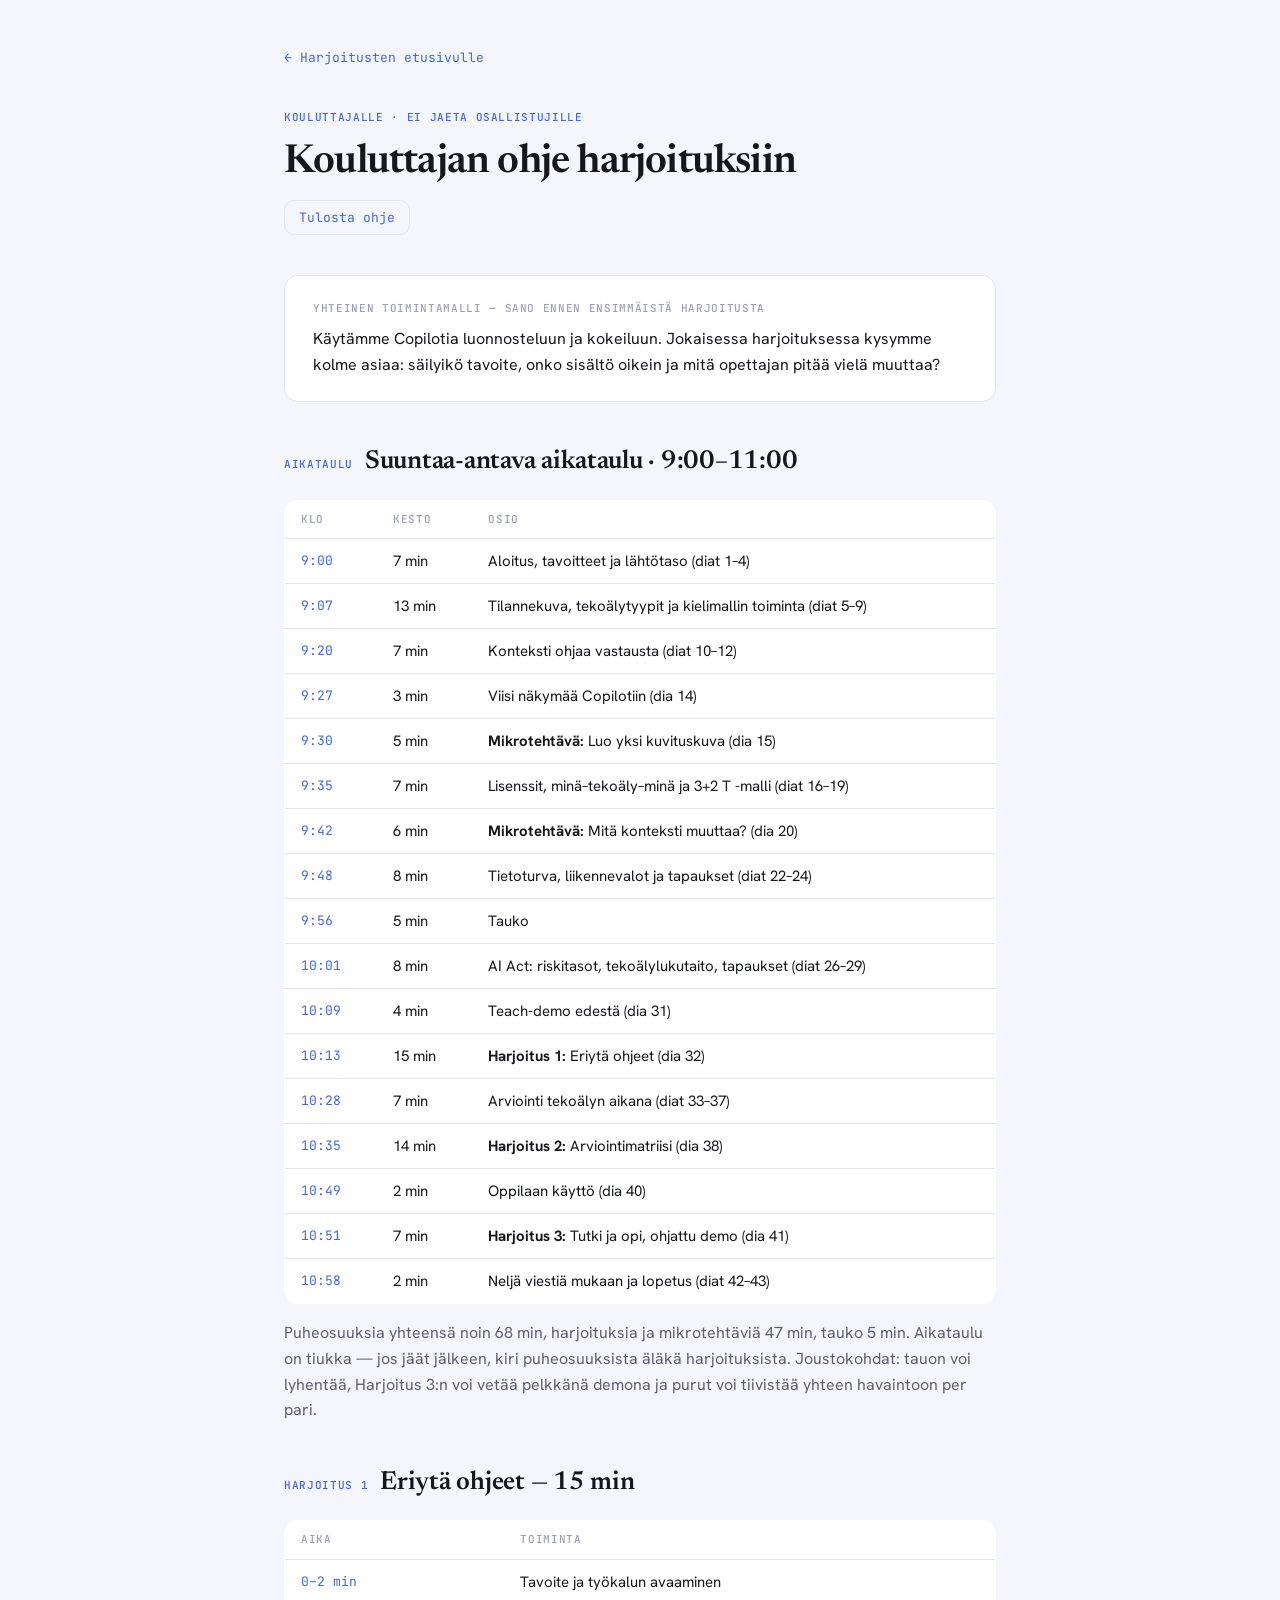
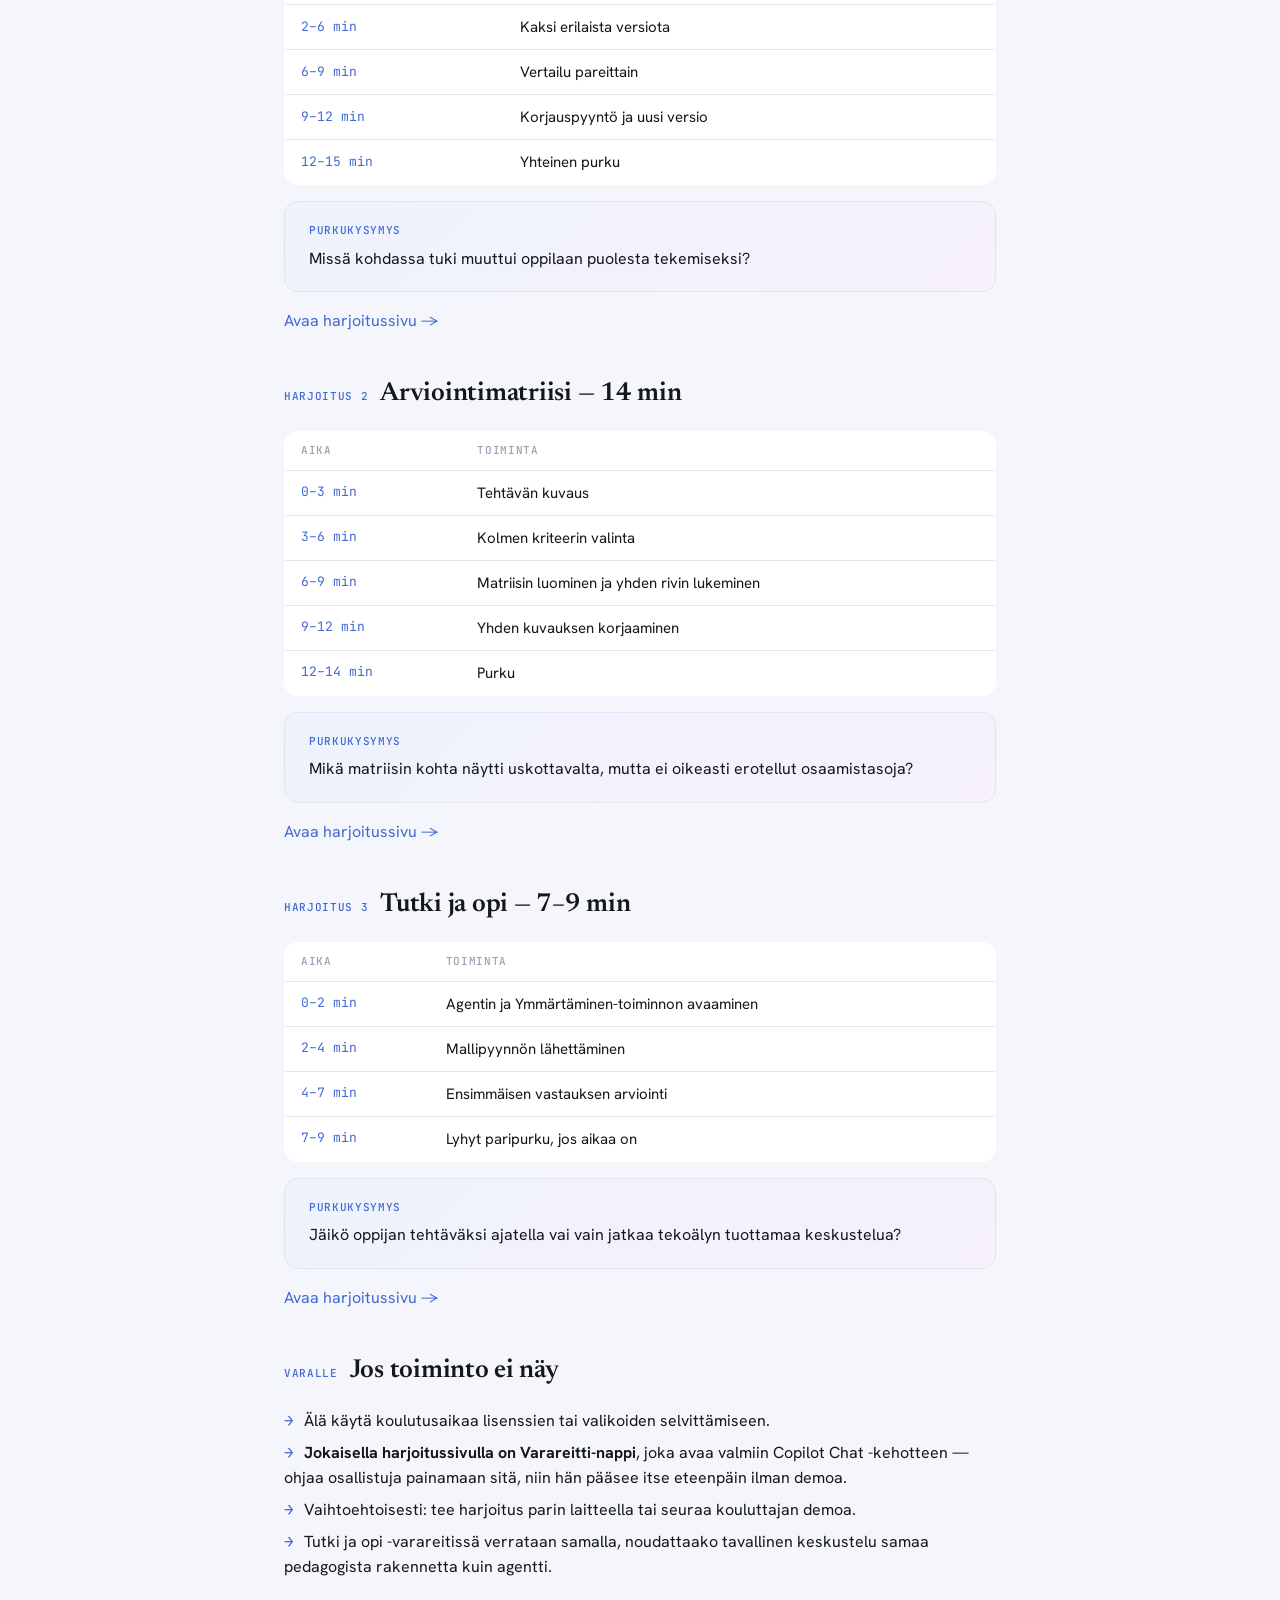
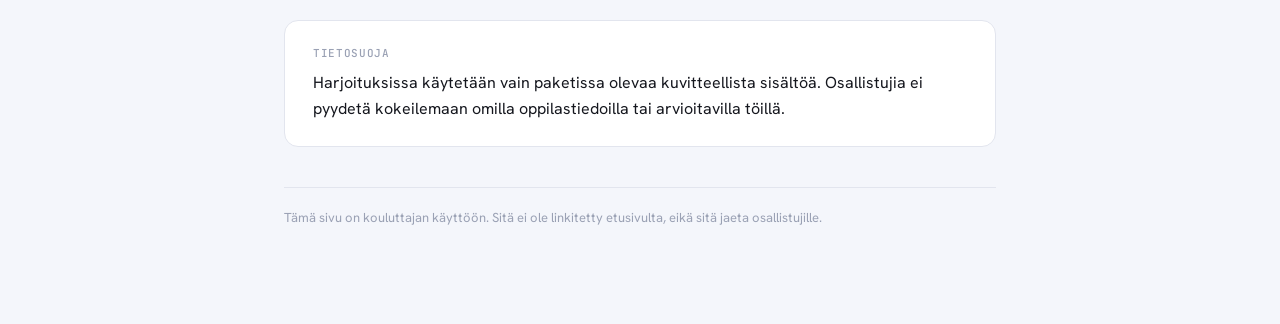
<file: ohjaaja.html>
<!DOCTYPE html>
<html lang="fi">
<head>
<meta charset="utf-8">
<meta name="viewport" content="width=device-width, initial-scale=1">
<title>Kouluttajan ohje — Copilot-harjoitukset</title>
<meta name="robots" content="noindex">
<link rel="icon" href="data:image/svg+xml,%3Csvg xmlns='http://www.w3.org/2000/svg' viewBox='0 0 32 32'%3E%3Crect width='32' height='32' rx='7' fill='%234269D3'/%3E%3Ctext x='16' y='22' text-anchor='middle' font-family='Georgia,serif' font-size='18' font-weight='600' fill='white'%3EM%3C/text%3E%3C/svg%3E">
<link rel="stylesheet" href="assets/style.css">
<script src="assets/site.js" defer></script>
</head>
<body>
<main>
  <a class="back-link" href="index.html">← Harjoitusten etusivulle</a>
  <header class="page">
    <div class="kicker">Kouluttajalle · Ei jaeta osallistujille</div>
    <h1>Kouluttajan ohje harjoituksiin</h1>
    <button class="print-btn" type="button">Tulosta ohje</button>
  </header>

  <section class="card">
    <div class="kicker dim">Yhteinen toimintamalli — sano ennen ensimmäistä harjoitusta</div>
    <p>Käytämme Copilotia luonnosteluun ja kokeiluun. Jokaisessa harjoituksessa kysymme kolme asiaa: säilyikö tavoite, onko sisältö oikein ja mitä opettajan pitää vielä muuttaa?</p>
  </section>

  <section class="step">
    <div class="step-head">
      <span class="step-num">AIKATAULU</span>
      <h2>Suuntaa-antava aikataulu · 9:00–11:00</h2>
    </div>
    <table>
      <thead><tr><th>Klo</th><th>Kesto</th><th>Osio</th></tr></thead>
      <tbody>
        <tr><td>9:00</td><td>7 min</td><td>Aloitus, tavoitteet ja lähtötaso (diat 1–4)</td></tr>
        <tr><td>9:07</td><td>13 min</td><td>Tilannekuva, tekoälytyypit ja kielimallin toiminta (diat 5–9)</td></tr>
        <tr><td>9:20</td><td>7 min</td><td>Konteksti ohjaa vastausta (diat 10–12)</td></tr>
        <tr><td>9:27</td><td>3 min</td><td>Viisi näkymää Copilotiin (dia 14)</td></tr>
        <tr><td>9:30</td><td>5 min</td><td><strong>Mikrotehtävä:</strong> Luo yksi kuvituskuva (dia 15)</td></tr>
        <tr><td>9:35</td><td>7 min</td><td>Lisenssit, minä–tekoäly–minä ja 3+2 T -malli (diat 16–19)</td></tr>
        <tr><td>9:42</td><td>6 min</td><td><strong>Mikrotehtävä:</strong> Mitä konteksti muuttaa? (dia 20)</td></tr>
        <tr><td>9:48</td><td>8 min</td><td>Tietoturva, liikennevalot ja tapaukset (diat 22–24)</td></tr>
        <tr><td>9:56</td><td>5 min</td><td>Tauko</td></tr>
        <tr><td>10:01</td><td>8 min</td><td>AI Act: riskitasot, tekoälylukutaito, tapaukset (diat 26–29)</td></tr>
        <tr><td>10:09</td><td>4 min</td><td>Teach-demo edestä (dia 31)</td></tr>
        <tr><td>10:13</td><td>15 min</td><td><strong>Harjoitus 1:</strong> Eriytä ohjeet (dia 32)</td></tr>
        <tr><td>10:28</td><td>7 min</td><td>Arviointi tekoälyn aikana (diat 33–37)</td></tr>
        <tr><td>10:35</td><td>14 min</td><td><strong>Harjoitus 2:</strong> Arviointimatriisi (dia 38)</td></tr>
        <tr><td>10:49</td><td>2 min</td><td>Oppilaan käyttö (dia 40)</td></tr>
        <tr><td>10:51</td><td>7 min</td><td><strong>Harjoitus 3:</strong> Tutki ja opi, ohjattu demo (dia 41)</td></tr>
        <tr><td>10:58</td><td>2 min</td><td>Neljä viestiä mukaan ja lopetus (diat 42–43)</td></tr>
      </tbody>
    </table>
    <p class="hint">Puheosuuksia yhteensä noin 68 min, harjoituksia ja mikrotehtäviä 47 min, tauko 5 min. Aikataulu on tiukka — jos jäät jälkeen, kiri puheosuuksista äläkä harjoituksista. Joustokohdat: tauon voi lyhentää, Harjoitus 3:n voi vetää pelkkänä demona ja purut voi tiivistää yhteen havaintoon per pari.</p>
  </section>

  <section class="step">
    <div class="step-head">
      <span class="step-num">HARJOITUS 1</span>
      <h2>Eriytä ohjeet — 15 min</h2>
    </div>
    <table>
      <thead><tr><th>Aika</th><th>Toiminta</th></tr></thead>
      <tbody>
        <tr><td>0–2 min</td><td>Tavoite ja työkalun avaaminen</td></tr>
        <tr><td>2–6 min</td><td>Kaksi erilaista versiota</td></tr>
        <tr><td>6–9 min</td><td>Vertailu pareittain</td></tr>
        <tr><td>9–12 min</td><td>Korjauspyyntö ja uusi versio</td></tr>
        <tr><td>12–15 min</td><td>Yhteinen purku</td></tr>
      </tbody>
    </table>
    <div class="insight">
      <div class="kicker">Purkukysymys</div>
      <p>Missä kohdassa tuki muuttui oppilaan puolesta tekemiseksi?</p>
    </div>
    <p><a href="eriyta-ohjeet.html">Avaa harjoitussivu →</a></p>
  </section>

  <section class="step">
    <div class="step-head">
      <span class="step-num">HARJOITUS 2</span>
      <h2>Arviointimatriisi — 14 min</h2>
    </div>
    <table>
      <thead><tr><th>Aika</th><th>Toiminta</th></tr></thead>
      <tbody>
        <tr><td>0–3 min</td><td>Tehtävän kuvaus</td></tr>
        <tr><td>3–6 min</td><td>Kolmen kriteerin valinta</td></tr>
        <tr><td>6–9 min</td><td>Matriisin luominen ja yhden rivin lukeminen</td></tr>
        <tr><td>9–12 min</td><td>Yhden kuvauksen korjaaminen</td></tr>
        <tr><td>12–14 min</td><td>Purku</td></tr>
      </tbody>
    </table>
    <div class="insight">
      <div class="kicker">Purkukysymys</div>
      <p>Mikä matriisin kohta näytti uskottavalta, mutta ei oikeasti erotellut osaamistasoja?</p>
    </div>
    <p><a href="arviointimatriisi.html">Avaa harjoitussivu →</a></p>
  </section>

  <section class="step">
    <div class="step-head">
      <span class="step-num">HARJOITUS 3</span>
      <h2>Tutki ja opi — 7–9 min</h2>
    </div>
    <table>
      <thead><tr><th>Aika</th><th>Toiminta</th></tr></thead>
      <tbody>
        <tr><td>0–2 min</td><td>Agentin ja Ymmärtäminen-toiminnon avaaminen</td></tr>
        <tr><td>2–4 min</td><td>Mallipyynnön lähettäminen</td></tr>
        <tr><td>4–7 min</td><td>Ensimmäisen vastauksen arviointi</td></tr>
        <tr><td>7–9 min</td><td>Lyhyt paripurku, jos aikaa on</td></tr>
      </tbody>
    </table>
    <div class="insight">
      <div class="kicker">Purkukysymys</div>
      <p>Jäikö oppijan tehtäväksi ajatella vai vain jatkaa tekoälyn tuottamaa keskustelua?</p>
    </div>
    <p><a href="tutki-ja-opi.html">Avaa harjoitussivu →</a></p>
  </section>

  <section class="step">
    <div class="step-head">
      <span class="step-num">VARALLE</span>
      <h2>Jos toiminto ei näy</h2>
    </div>
    <ul class="arrows">
      <li>Älä käytä koulutusaikaa lisenssien tai valikoiden selvittämiseen.</li>
      <li><strong>Jokaisella harjoitussivulla on Varareitti-nappi</strong>, joka avaa valmiin Copilot Chat -kehotteen — ohjaa osallistuja painamaan sitä, niin hän pääsee itse eteenpäin ilman demoa.</li>
      <li>Vaihtoehtoisesti: tee harjoitus parin laitteella tai seuraa kouluttajan demoa.</li>
      <li>Tutki ja opi -varareitissä verrataan samalla, noudattaako tavallinen keskustelu samaa pedagogista rakennetta kuin agentti.</li>
    </ul>
  </section>

  <section class="card">
    <div class="kicker dim">Tietosuoja</div>
    <p>Harjoituksissa käytetään vain paketissa olevaa kuvitteellista sisältöä. Osallistujia ei pyydetä kokeilemaan omilla oppilastiedoilla tai arvioitavilla töillä.</p>
  </section>

  <footer class="page">
    Tämä sivu on kouluttajan käyttöön. Sitä ei ole linkitetty etusivulta, eikä sitä jaeta osallistujille.
  </footer>
</main>
</body>
</html>
</file>
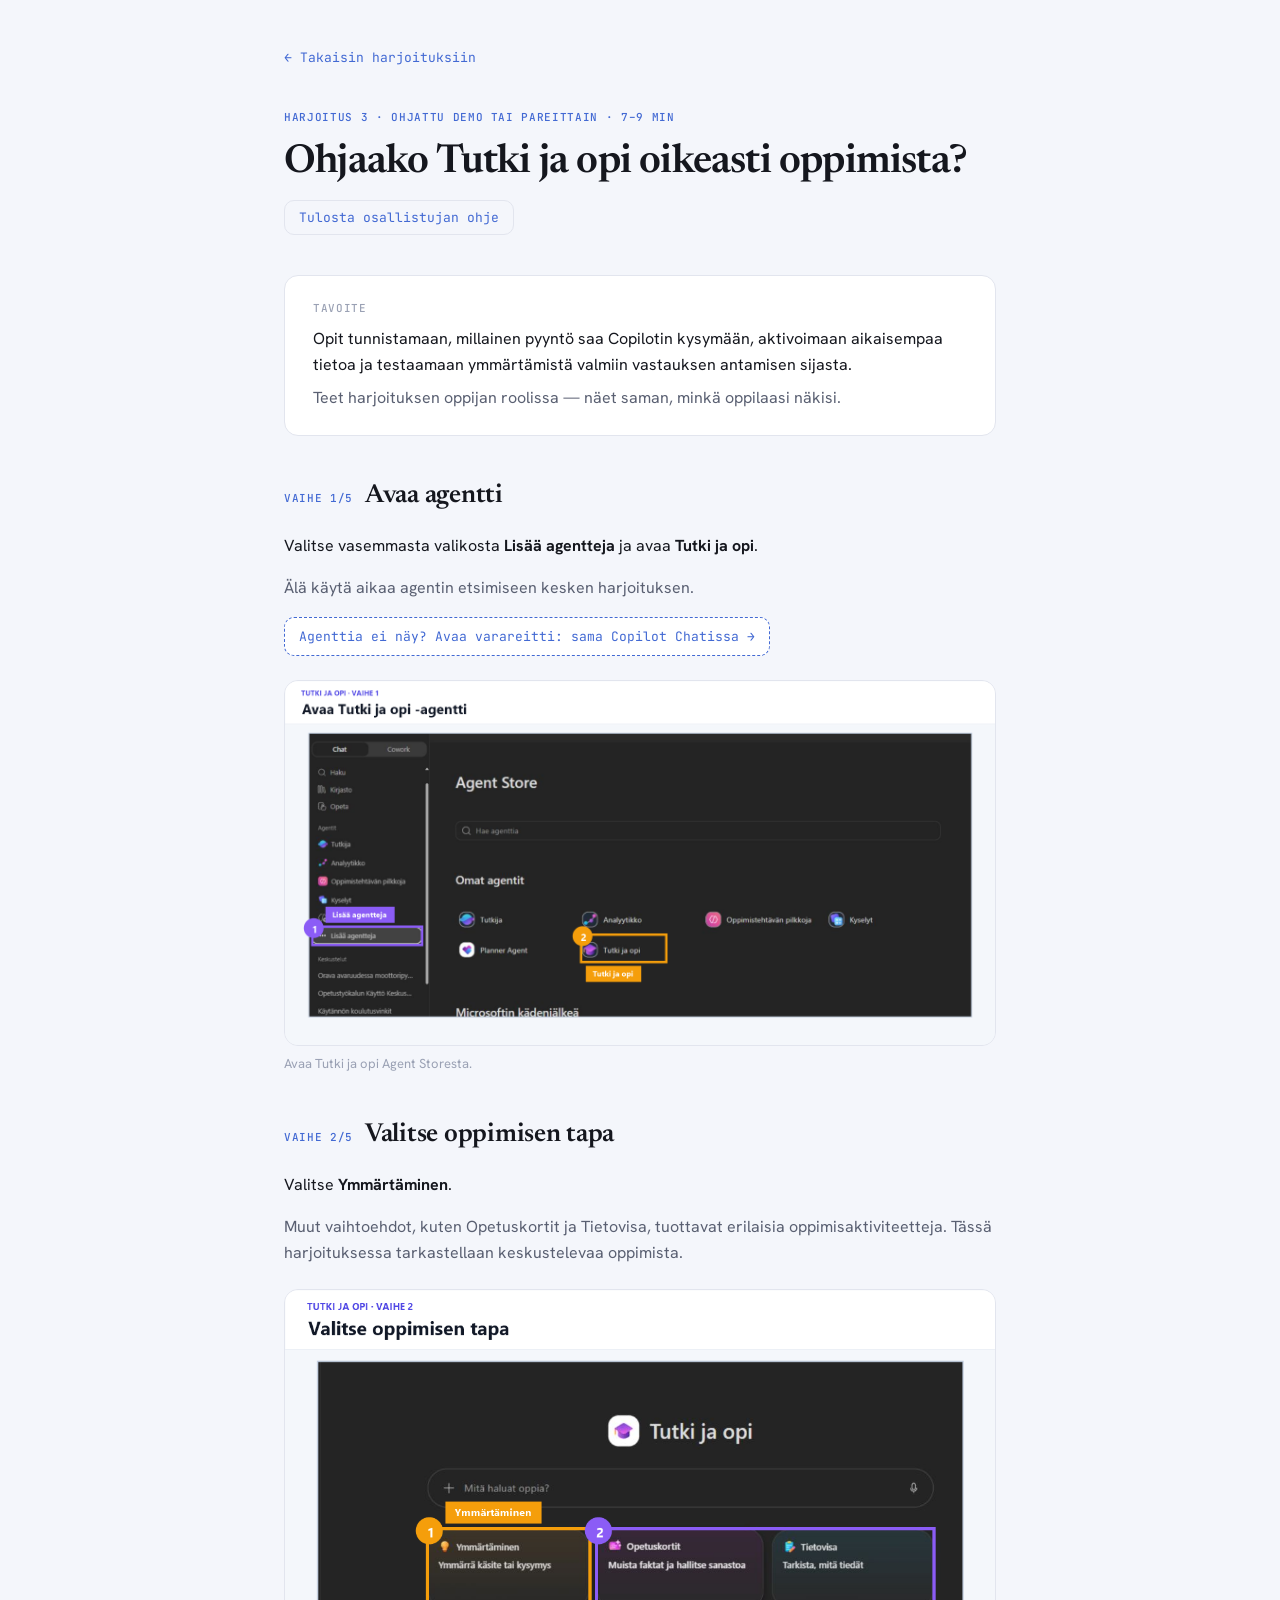
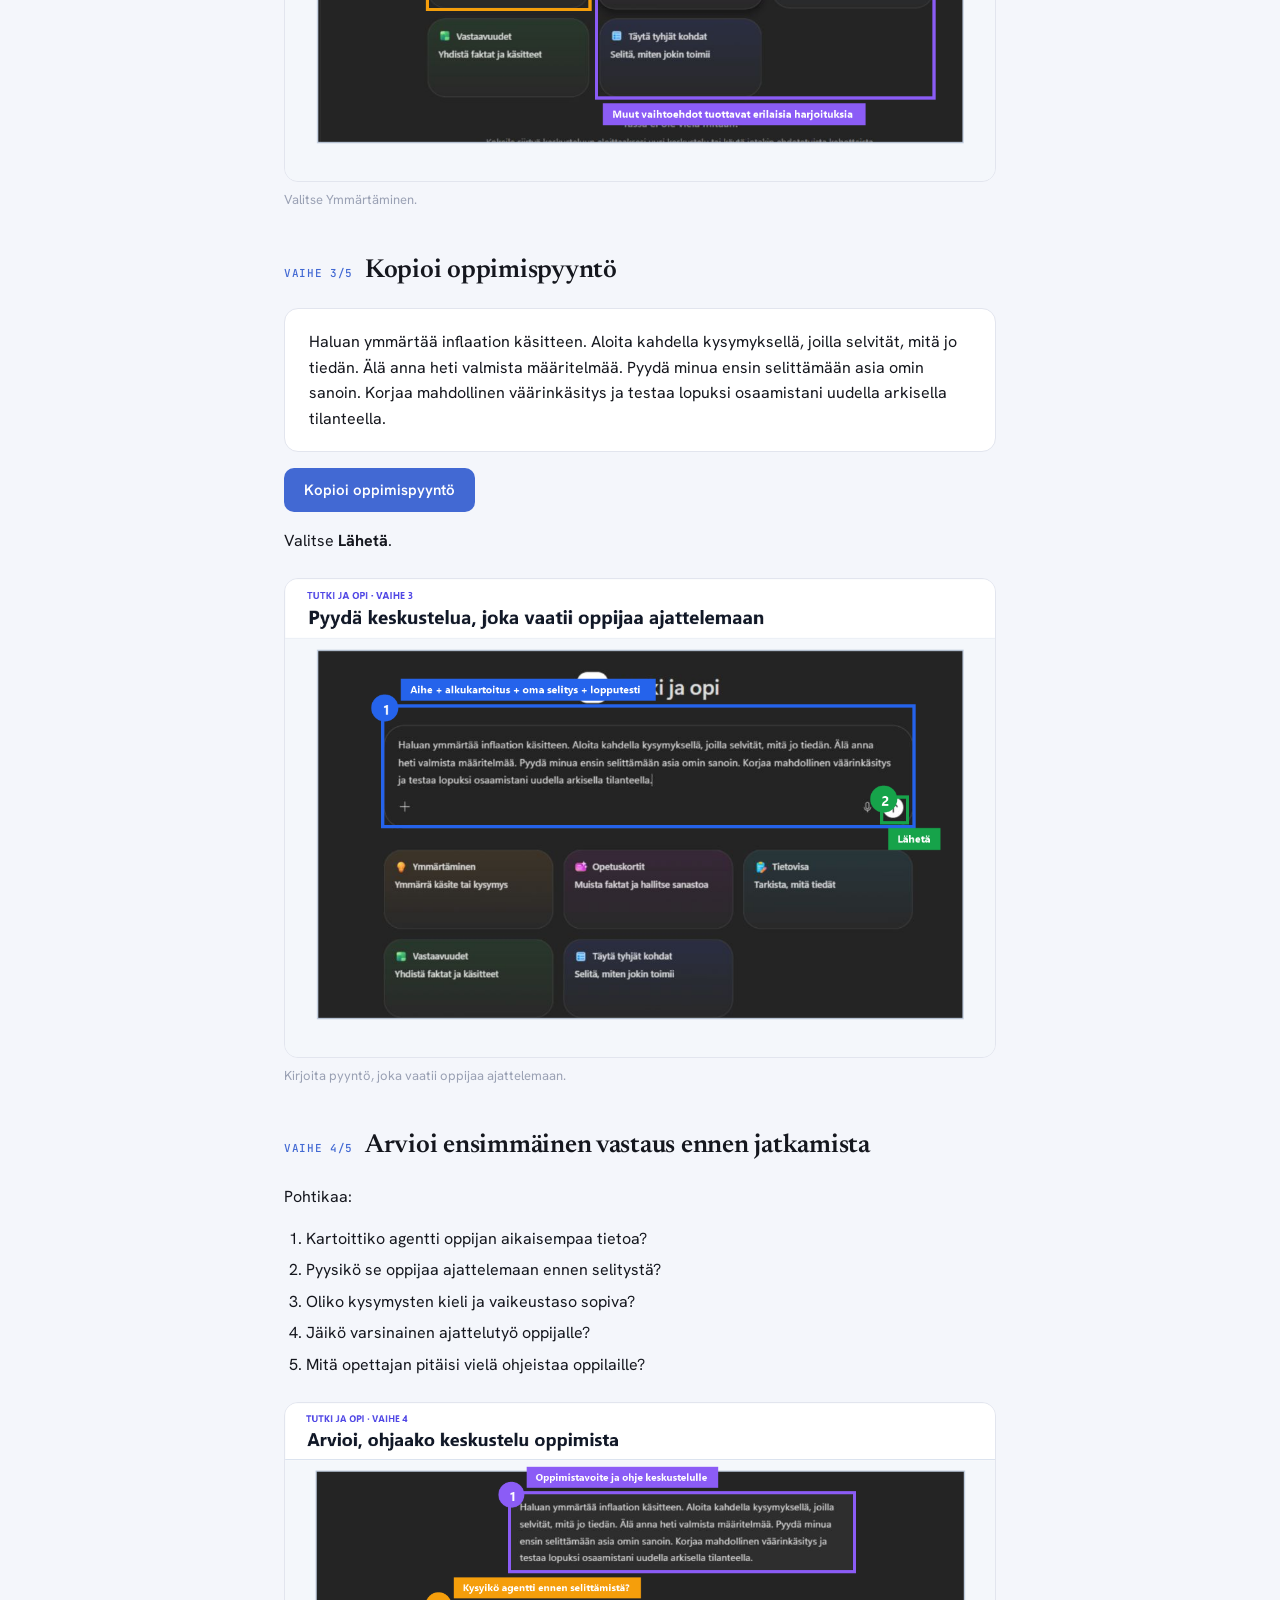
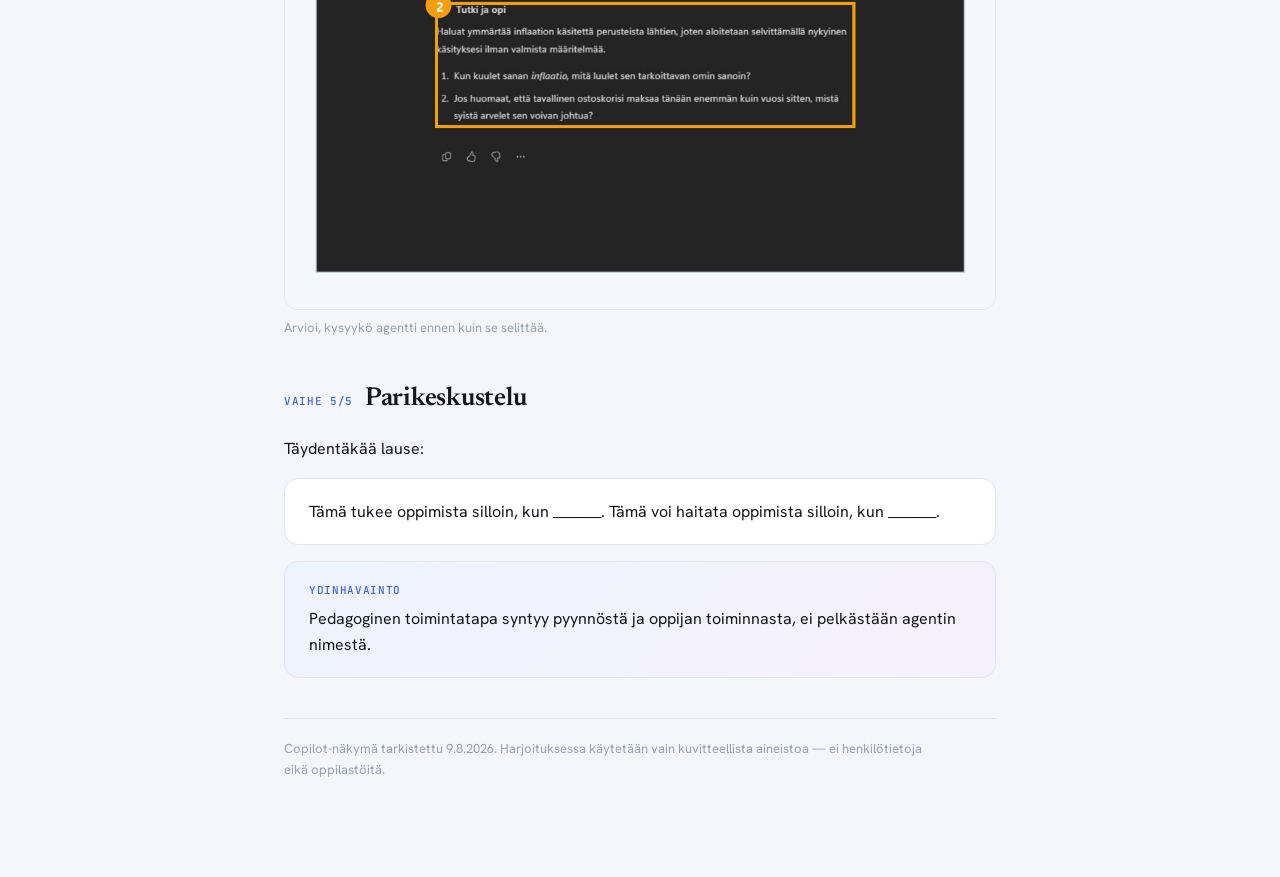
<file: tutki-ja-opi.html>
<!DOCTYPE html>
<html lang="fi">
<head>
<meta charset="utf-8">
<meta name="viewport" content="width=device-width, initial-scale=1">
<title>Harjoitus 3: Ohjaako Tutki ja opi oikeasti oppimista? — Copilot-harjoitukset</title>
<link rel="icon" href="data:image/svg+xml,%3Csvg xmlns='http://www.w3.org/2000/svg' viewBox='0 0 32 32'%3E%3Crect width='32' height='32' rx='7' fill='%234269D3'/%3E%3Ctext x='16' y='22' text-anchor='middle' font-family='Georgia,serif' font-size='18' font-weight='600' fill='white'%3EM%3C/text%3E%3C/svg%3E">
<link rel="stylesheet" href="assets/style.css">
<script src="assets/site.js" defer></script>
</head>
<body>
<main>
  <a class="back-link" href="index.html">← Takaisin harjoituksiin</a>
  <header class="page">
    <div class="kicker">Harjoitus 3 · Ohjattu demo tai pareittain · 7–9 min</div>
    <h1>Ohjaako Tutki ja opi oikeasti oppimista?</h1>
    <button class="print-btn" type="button">Tulosta osallistujan ohje</button>
  </header>

  <section class="card">
    <div class="kicker dim">Tavoite</div>
    <p>Opit tunnistamaan, millainen pyyntö saa Copilotin kysymään, aktivoimaan aikaisempaa tietoa ja testaamaan ymmärtämistä valmiin vastauksen antamisen sijasta.</p>
    <p class="hint">Teet harjoituksen oppijan roolissa — näet saman, minkä oppilaasi näkisi.</p>
  </section>

  <section class="step">
    <div class="step-head">
      <span class="step-num">VAIHE 1/5</span>
      <h2>Avaa agentti</h2>
    </div>
    <p>Valitse vasemmasta valikosta <strong>Lisää agentteja</strong> ja avaa <strong>Tutki ja opi</strong>.</p>
    <p class="hint">Älä käytä aikaa agentin etsimiseen kesken harjoituksen.</p>
    <button class="fallback-trigger" type="button" data-dialog="#varareitti">Agenttia ei näy? Avaa varareitti: sama Copilot Chatissa →</button>
    <figure>
      <img src="kuvat/01-loyda-tutki-ja-opi-korostettu.png" alt="Copilotin agenttivalikko, jossa on korostettu Tutki ja opi -agentti." width="1500" height="770" loading="lazy">
      <figcaption>Avaa Tutki ja opi Agent Storesta.</figcaption>
    </figure>
  </section>

  <section class="step">
    <div class="step-head">
      <span class="step-num">VAIHE 2/5</span>
      <h2>Valitse oppimisen tapa</h2>
    </div>
    <p>Valitse <strong>Ymmärtäminen</strong>.</p>
    <p class="hint">Muut vaihtoehdot, kuten Opetuskortit ja Tietovisa, tuottavat erilaisia oppimisaktiviteetteja. Tässä harjoituksessa tarkastellaan keskustelevaa oppimista.</p>
    <figure>
      <img src="kuvat/02-valitse-ymmartaminen-korostettu.png" alt="Tutki ja opi -agentin aloitusnäkymä, jossa on korostettu Ymmärtäminen-vaihtoehto." width="1100" height="760" loading="lazy">
      <figcaption>Valitse Ymmärtäminen.</figcaption>
    </figure>
  </section>

  <section class="step">
    <div class="step-head">
      <span class="step-num">VAIHE 3/5</span>
      <h2>Kopioi oppimispyyntö</h2>
    </div>
    <blockquote id="teksti-pyynto">Haluan ymmärtää inflaation käsitteen. Aloita kahdella kysymyksellä, joilla selvität, mitä jo tiedän. Älä anna heti valmista määritelmää. Pyydä minua ensin selittämään asia omin sanoin. Korjaa mahdollinen väärinkäsitys ja testaa lopuksi osaamistani uudella arkisella tilanteella.</blockquote>
    <div><button class="copy-btn" type="button" data-copy="#teksti-pyynto">Kopioi oppimispyyntö</button></div>
    <p>Valitse <strong>Lähetä</strong>.</p>
    <figure>
      <img src="kuvat/03-kirjoita-oppimispyynto-korostettu.png" alt="Keskustelukenttä, jossa on korostettu oppimispyynnön kirjoittaminen ja lähettäminen." width="1100" height="740" loading="lazy">
      <figcaption>Kirjoita pyyntö, joka vaatii oppijaa ajattelemaan.</figcaption>
    </figure>
  </section>

  <section class="step">
    <div class="step-head">
      <span class="step-num">VAIHE 4/5</span>
      <h2>Arvioi ensimmäinen vastaus ennen jatkamista</h2>
    </div>
    <p>Pohtikaa:</p>
    <ol>
      <li>Kartoittiko agentti oppijan aikaisempaa tietoa?</li>
      <li>Pyysikö se oppijaa ajattelemaan ennen selitystä?</li>
      <li>Oliko kysymysten kieli ja vaikeustaso sopiva?</li>
      <li>Jäikö varsinainen ajattelutyö oppijalle?</li>
      <li>Mitä opettajan pitäisi vielä ohjeistaa oppilaille?</li>
    </ol>
    <figure>
      <img src="kuvat/04-arvioi-oppimiskeskustelu-korostettu.png" alt="Agentin ensimmäinen vastaus, jossa on korostettu oppijalle esitetyt kysymykset." width="1150" height="820" loading="lazy">
      <figcaption>Arvioi, kysyykö agentti ennen kuin se selittää.</figcaption>
    </figure>
  </section>

  <section class="step">
    <div class="step-head">
      <span class="step-num">VAIHE 5/5</span>
      <h2>Parikeskustelu</h2>
    </div>
    <p>Täydentäkää lause:</p>
    <blockquote>Tämä tukee oppimista silloin, kun ________. Tämä voi haitata oppimista silloin, kun ________.</blockquote>
    <div class="insight">
      <div class="kicker">Ydinhavainto</div>
      <p>Pedagoginen toimintatapa syntyy pyynnöstä ja oppijan toiminnasta, ei pelkästään agentin nimestä.</p>
    </div>
  </section>

  <footer class="page">
    Copilot-näkymä tarkistettu 9.8.2026. Harjoituksessa käytetään vain kuvitteellista aineistoa — ei henkilötietoja eikä oppilastöitä.
  </footer>

  <dialog class="fallback-dialog" id="varareitti">
    <div class="dialog-inner">
      <div class="dialog-head">
        <div class="kicker">Varareitti · Copilot Chat</div>
        <button class="dialog-close" type="button">Sulje ✕</button>
      </div>
      <h2>Kokeile sama tavallisessa Copilot Chatissa</h2>
      <p>Jos Tutki ja opi -agenttia ei näy tunnuksellasi, lähetä vaiheen 3 oppimispyyntö sellaisenaan tavalliseen Copilot Chatiin.</p>
      <div><button class="copy-btn" type="button" data-copy="#teksti-pyynto">Kopioi oppimispyyntö</button></div>
      <p>Arvioikaa sitten vaiheen 4 kysymykset — ja lisäksi: noudattaako tavallinen keskustelu samaa pedagogista rakennetta kuin agentti? Kysyykö se ensin, mitä jo tiedät, vai antaako se heti valmiin selityksen?</p>
    </div>
  </dialog>
</main>
</body>
</html>
</file>
<file: assets/style.css>
/* Munkkiniemen yhteiskoulun Copilot-harjoitukset — yhteinen tyyli */

@import url('https://fonts.googleapis.com/css2?family=Hanken+Grotesk:wght@400;500;600;700&family=Newsreader:ital,opsz,wght@0,6..72,400;0,6..72,500;0,6..72,600;1,6..72,400;1,6..72,500&family=JetBrains+Mono:wght@400;500;700&display=swap');

:root {
  --bg: #F4F6FB;
  --text: #15171E;
  --muted: #5A6072;
  --faint: #9AA1B4;
  --accent: #4269D3;
  --accent-dark: #3050AA;
  --green: #0F9D6C;
  --border: #E2E5EE;
  --card: #FFFFFF;
  --radius: 14px;
  --sans: 'Hanken Grotesk', system-ui, sans-serif;
  --serif: 'Newsreader', Georgia, serif;
  --mono: 'JetBrains Mono', Consolas, monospace;
}

* { box-sizing: border-box; }

body {
  margin: 0;
  background: var(--bg);
  color: var(--text);
  font-family: var(--sans);
  font-size: 16px;
  line-height: 1.6;
}

a { color: var(--accent); text-decoration: none; }
a:hover { color: var(--accent-dark); text-decoration: underline; }

main {
  max-width: 760px;
  margin: 0 auto;
  padding: 48px 24px 96px;
  display: flex;
  flex-direction: column;
  gap: 40px;
}

main.etusivu { padding-top: 64px; gap: 36px; }

p, ol, ul { margin: 0; }
ol { padding-left: 22px; display: flex; flex-direction: column; gap: 6px; }

.back-link { font-family: var(--mono); font-size: 13px; }

header.page { display: flex; flex-direction: column; gap: 14px; }

.kicker {
  font-family: var(--mono);
  font-size: 11px;
  font-weight: 500;
  letter-spacing: 0.06em;
  text-transform: uppercase;
  color: var(--accent);
}
.kicker.dim { color: var(--faint); }

h1 {
  font-family: var(--serif);
  font-weight: 600;
  font-size: 40px;
  line-height: 1.15;
  letter-spacing: -0.02em;
  margin: 0;
}

h2 {
  font-family: var(--serif);
  font-weight: 600;
  font-size: 26px;
  letter-spacing: -0.01em;
  margin: 0;
}

.lead { color: var(--muted); text-wrap: pretty; }
.note { font-size: 13px; color: var(--faint); }
.hint { color: var(--muted); }

/* Kortit */
.card {
  background: var(--card);
  border: 1px solid var(--border);
  border-radius: var(--radius);
  padding: 24px 28px;
  display: flex;
  flex-direction: column;
  gap: 8px;
}

/* Etusivun harjoituskortit */
nav.exercises { display: flex; flex-direction: column; gap: 14px; }
a.exercise-card {
  display: block;
  background: var(--card);
  border: 1px solid var(--border);
  border-radius: var(--radius);
  padding: 22px 26px;
  color: var(--text);
}
a.exercise-card:hover { background: var(--bg); text-decoration: none; }
a.exercise-card .row {
  display: flex;
  justify-content: space-between;
  align-items: baseline;
  gap: 12px;
}
a.exercise-card .arrow { font-family: var(--mono); font-size: 13px; color: var(--accent); }
a.exercise-card .title {
  font-family: var(--serif);
  font-weight: 600;
  font-size: 23px;
  letter-spacing: -0.01em;
  margin-top: 6px;
}
a.exercise-card p { color: var(--muted); font-size: 15px; margin-top: 6px; }

/* Vaiheet */
section.step { display: flex; flex-direction: column; gap: 16px; }
.step-head { display: flex; align-items: baseline; gap: 12px; }
.step-num {
  font-family: var(--mono);
  font-size: 11px;
  font-weight: 500;
  letter-spacing: 0.06em;
  color: var(--accent);
  white-space: nowrap;
}

/* Kopioitava teksti */
blockquote {
  margin: 0;
  background: var(--card);
  border: 1px solid var(--border);
  border-radius: var(--radius);
  padding: 20px 24px;
}

.copy-btn {
  font-family: var(--sans);
  font-size: 15px;
  font-weight: 600;
  color: #FFFFFF;
  background: var(--accent);
  border: none;
  border-radius: 10px;
  padding: 12px 20px;
  cursor: pointer;
  min-height: 44px;
}
.copy-btn:hover { background: var(--accent-dark); }
.copy-btn.copied { background: var(--green); }

/* Nuolilistat */
ul.arrows { padding: 0; list-style: none; display: flex; flex-direction: column; gap: 6px; }
ul.arrows li::before { content: "→ "; font-family: var(--mono); color: var(--accent); }

/* Parin roolit */
.role-grid { display: grid; grid-template-columns: 1fr 1fr; gap: 14px; }
.role-grid .card { padding: 18px 20px; gap: 6px; }
@media (max-width: 560px) { .role-grid { grid-template-columns: 1fr; } }

/* Kuvat */
figure { margin: 8px 0 0; display: flex; flex-direction: column; gap: 8px; }
figure img {
  width: 100%;
  height: auto;
  border: 1px solid var(--border);
  border-radius: var(--radius);
  background: var(--card);
  cursor: zoom-in;
  display: block;
}
figcaption { font-size: 13px; color: var(--faint); }

/* Ydinhavainto */
.insight {
  background: linear-gradient(135deg, #EEF3FE, #F6F1FC);
  border: 1px solid var(--border);
  border-radius: var(--radius);
  padding: 20px 24px;
}
.insight .kicker { margin-bottom: 6px; }

/* Taulukot (ohjaajan sivu) */
table { border-collapse: collapse; width: 100%; background: var(--card); border: 1px solid var(--border); border-radius: var(--radius); overflow: hidden; }
th, td { text-align: left; padding: 10px 16px; border-bottom: 1px solid var(--border); font-size: 15px; }
th { font-family: var(--mono); font-size: 11px; font-weight: 500; letter-spacing: 0.06em; text-transform: uppercase; color: var(--faint); }
tr:last-child td { border-bottom: none; }
td:first-child { font-family: var(--mono); font-size: 13px; color: var(--accent); white-space: nowrap; }

footer.page {
  border-top: 1px solid var(--border);
  padding-top: 20px;
  font-size: 13px;
  color: var(--faint);
  text-wrap: pretty;
}

/* Kuvan suurennus */
.lightbox {
  position: fixed;
  inset: 0;
  background: rgba(21, 23, 30, 0.85);
  display: none;
  align-items: center;
  justify-content: center;
  padding: 32px;
  z-index: 100;
  cursor: zoom-out;
}
.lightbox.open { display: flex; }
.lightbox img {
  max-width: 100%;
  max-height: 100%;
  border-radius: 10px;
  background: var(--card);
}

@media (prefers-reduced-motion: no-preference) {
  .lightbox.open img { animation: lb-in 140ms ease-out; }
  @keyframes lb-in { from { transform: scale(0.97); opacity: 0.6; } }
}

/* Varareitti: trigger-nappi ja modaali */
.fallback-trigger {
  align-self: flex-start;
  display: inline-flex;
  align-items: center;
  gap: 8px;
  font-family: var(--mono);
  font-size: 13px;
  color: var(--accent);
  background: var(--card);
  border: 1px dashed var(--accent);
  border-radius: 10px;
  padding: 10px 14px;
  cursor: pointer;
  text-align: left;
}
.fallback-trigger:hover { background: #EEF3FE; }

dialog.fallback-dialog {
  border: 1px solid var(--border);
  border-radius: var(--radius);
  padding: 0;
  max-width: 680px;
  width: calc(100% - 48px);
  max-height: 85vh;
  color: var(--text);
  background: var(--card);
}
dialog.fallback-dialog::backdrop { background: rgba(21, 23, 30, 0.55); }
.dialog-inner {
  padding: 28px 32px;
  display: flex;
  flex-direction: column;
  gap: 16px;
  font-family: var(--sans);
  font-size: 16px;
  line-height: 1.6;
}
.dialog-head { display: flex; justify-content: space-between; align-items: baseline; gap: 12px; }
.dialog-inner h2 { font-size: 23px; }
.dialog-close {
  font-family: var(--mono);
  font-size: 13px;
  color: var(--muted);
  background: none;
  border: 1px solid var(--border);
  border-radius: 8px;
  padding: 6px 10px;
  cursor: pointer;
  white-space: nowrap;
}
.dialog-close:hover { background: var(--bg); }

/* Tuloste: osallistujan ohje suoraan sivusta */
@media print {
  body { background: #FFFFFF; font-size: 12pt; }
  main { padding: 0; gap: 24px; max-width: none; }
  .back-link, .copy-btn, .print-btn, .lightbox, .fallback-trigger, dialog { display: none !important; }
  a { color: var(--text); }
  figure img { cursor: auto; max-height: 88mm; width: auto; max-width: 100%; }
  section.step { break-inside: avoid; }
  .insight { background: #FFFFFF; }
  h1 { font-size: 24pt; }
  h2 { font-size: 16pt; }
}

.print-btn {
  align-self: flex-start;
  font-family: var(--mono);
  font-size: 13px;
  color: var(--accent);
  background: none;
  border: 1px solid var(--border);
  border-radius: 10px;
  padding: 8px 14px;
  cursor: pointer;
}
.print-btn:hover { background: var(--card); }
</file>
